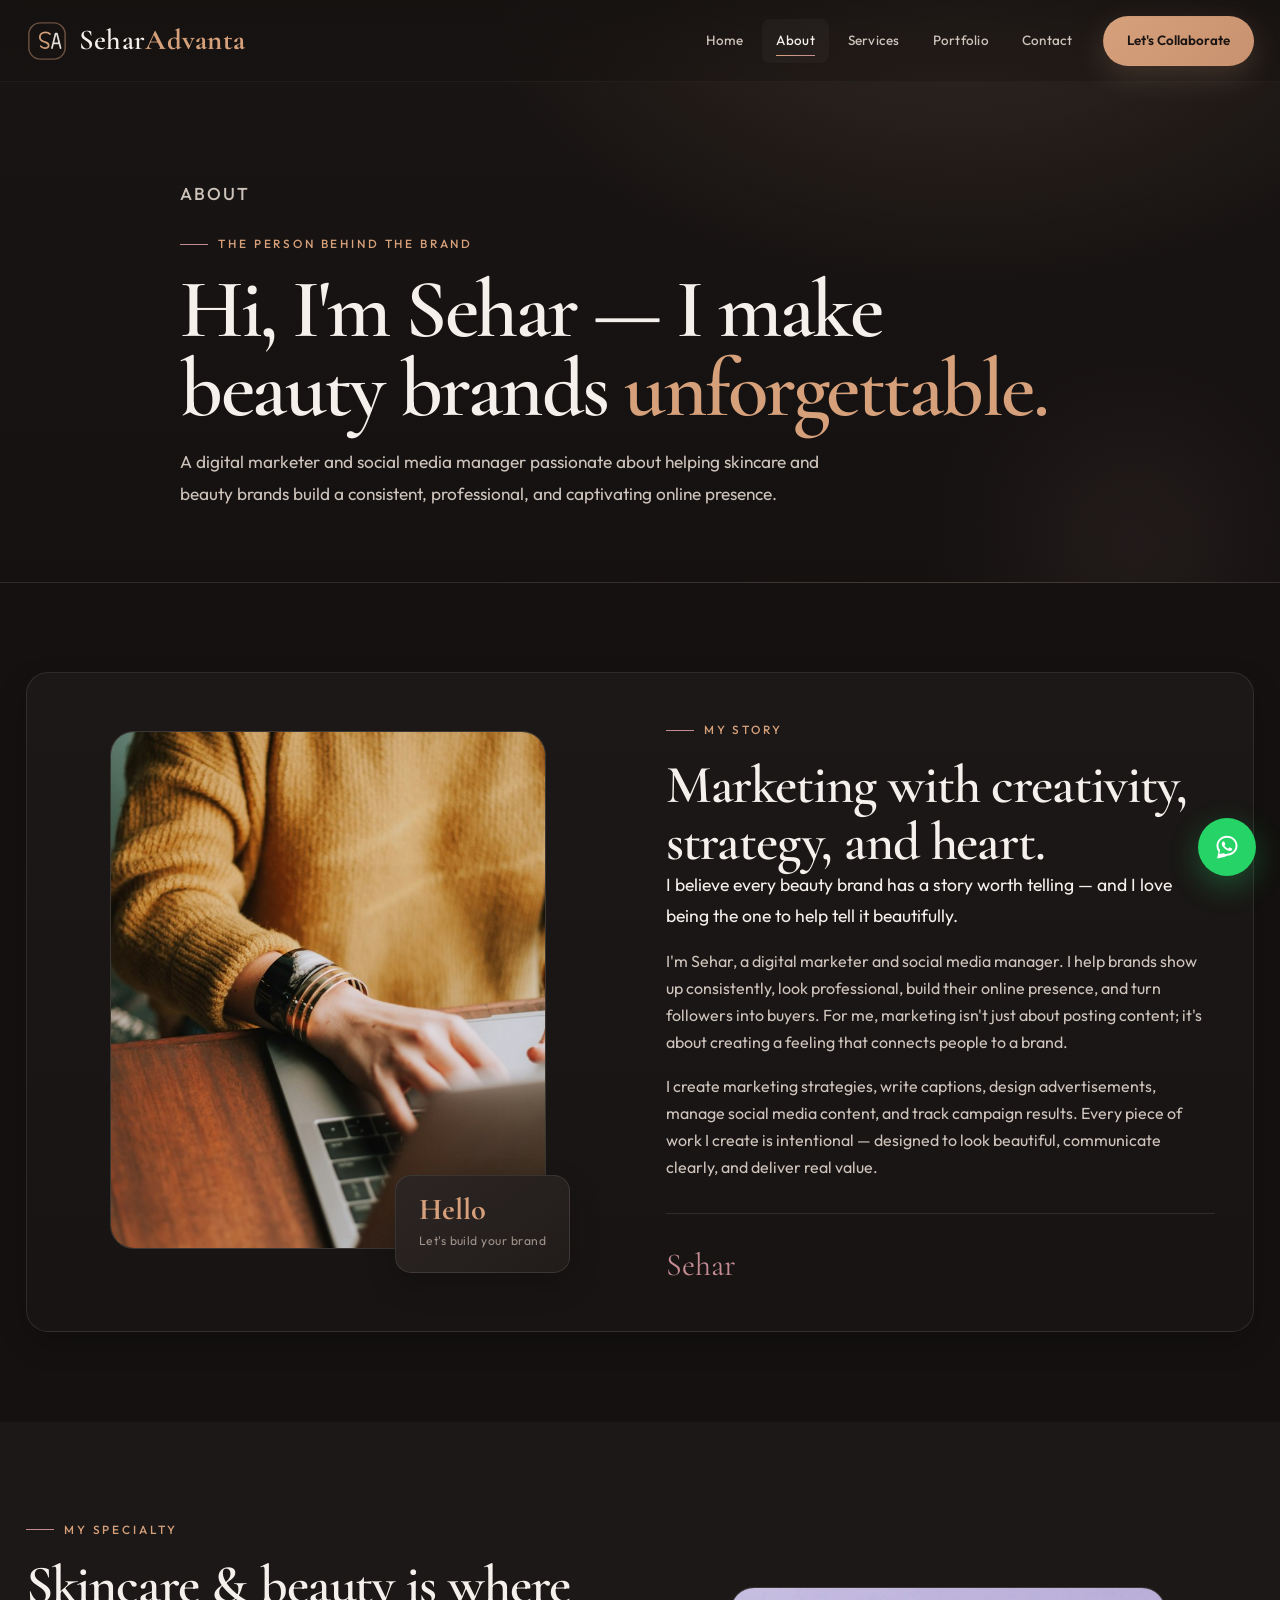
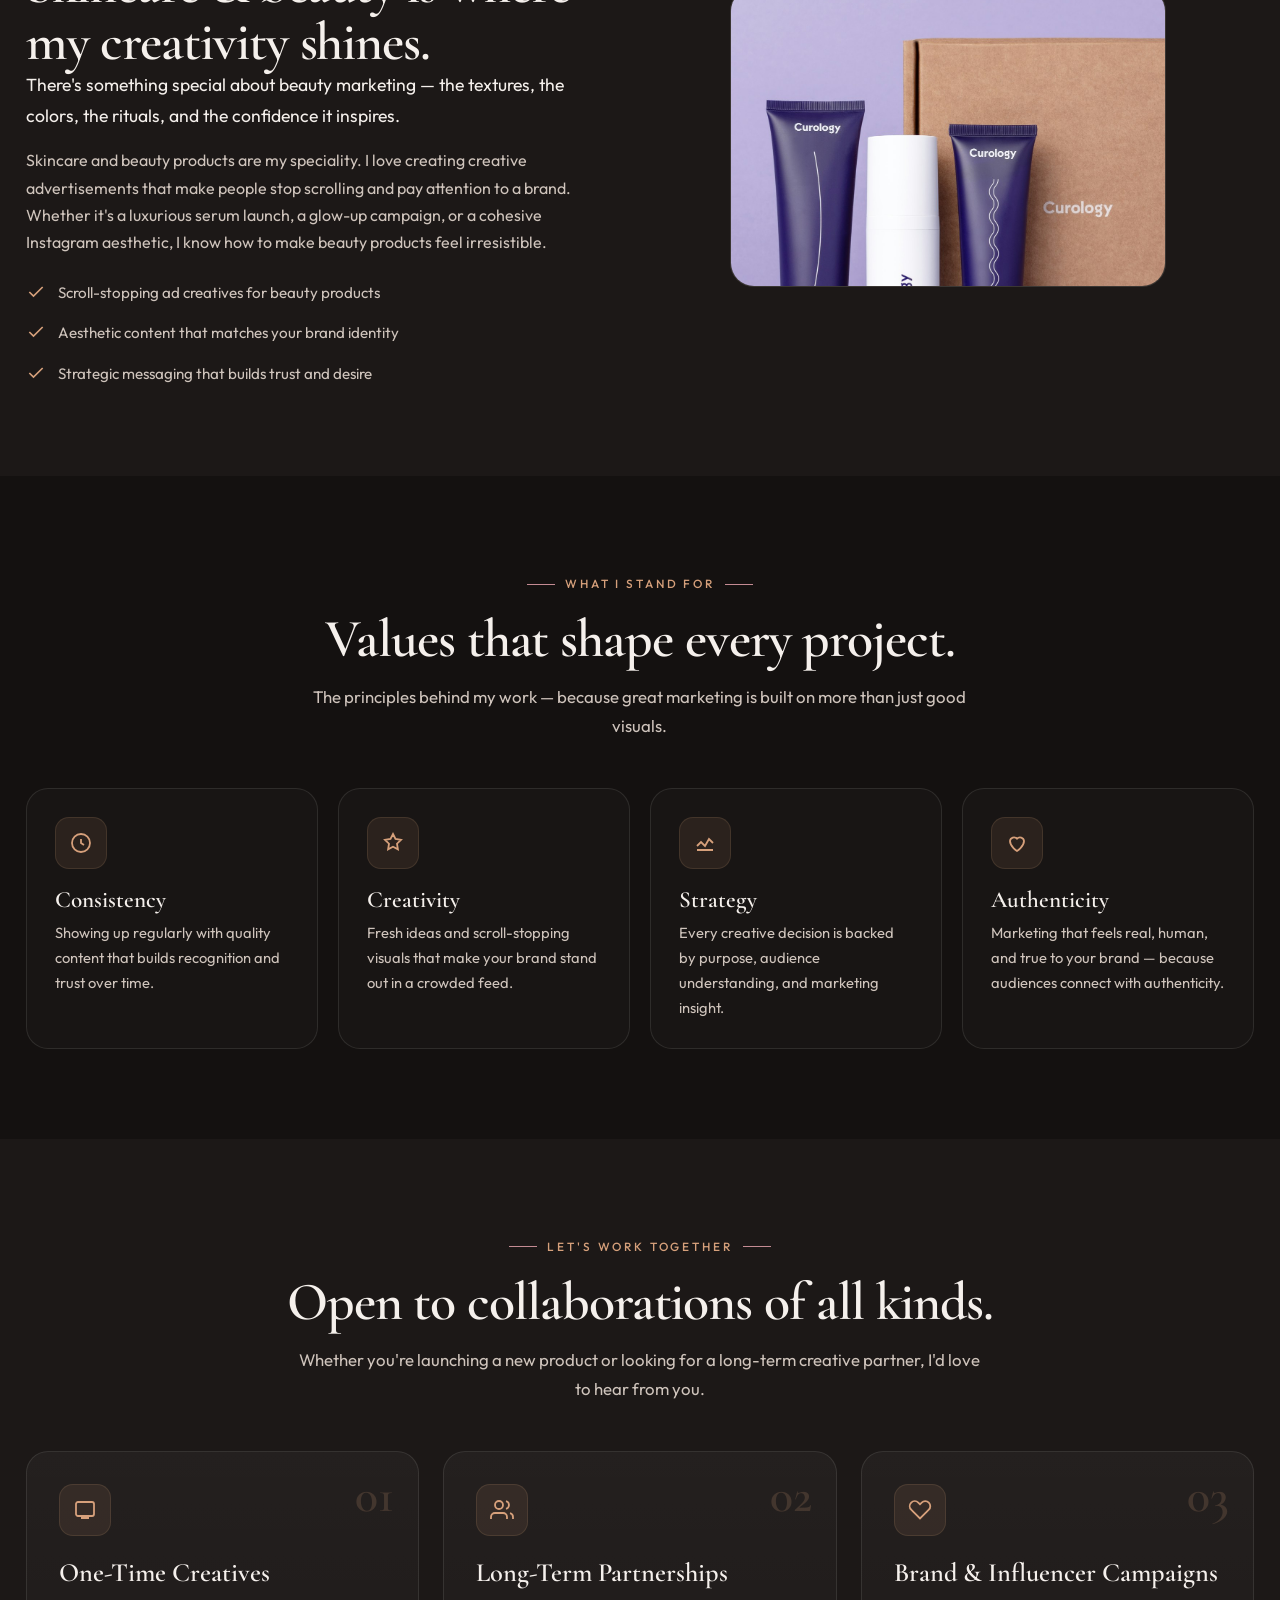
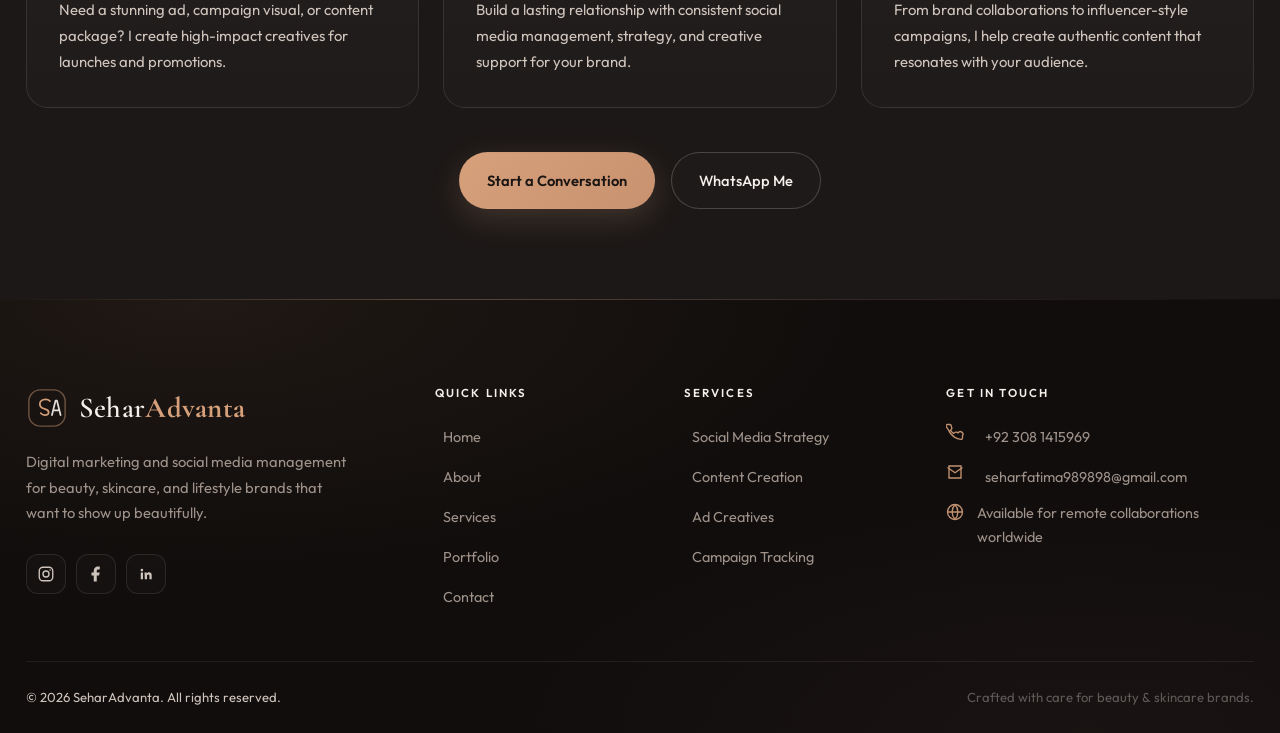
<file: about.html>
<!DOCTYPE html>
<html lang="en">
<head>
  <meta charset="UTF-8">
  <meta name="viewport" content="width=device-width, initial-scale=1.0">
  <meta name="description" content="Learn about Sehar - a digital marketer and social media manager specializing in skincare, beauty, content creation, and scroll-stopping ad creatives.">
  <title>About | SeharAdvanta</title>
  <link rel="preconnect" href="https://fonts.googleapis.com">
  <link rel="preconnect" href="https://fonts.gstatic.com" crossorigin>
  <link href="https://fonts.googleapis.com/css2?family=Cormorant+Garamond:ital,wght@0,500;0,600;0,700;1,500;1,600&family=Outfit:wght@300;400;500;600&display=swap" rel="stylesheet">
  <link rel="stylesheet" href="assets/css/style.css">
</head>
<body>
  <header class="site-header" id="site-header">
    <div class="container nav">
      <a href="index.html" class="brand" aria-label="SeharAdvanta home">
        <span class="brand-mark" aria-hidden="true"><svg viewBox="0 0 44 44" fill="none"><rect x="3" y="3" width="38" height="38" rx="12" stroke="rgba(214,160,123,0.45)" stroke-width="1.5"/><path d="M15.5 27.5c1 1.2 2.6 1.9 4.3 1.9 2.4 0 3.9-1.2 3.9-3 0-1.7-1-2.6-3.5-3.3l-1.2-.3c-3-.8-4.5-2.4-4.5-4.9 0-2.9 2.4-4.9 5.9-4.9 1.9 0 3.6.6 4.8 1.7" stroke="#D6A07B" stroke-width="1.8" stroke-linecap="round" stroke-linejoin="round"/><path d="M27.2 29.4L31 14.2h1.4l3.8 15.2M28.6 24.4h5.2" stroke="#F5F0EC" stroke-opacity="0.92" stroke-width="1.8" stroke-linecap="round" stroke-linejoin="round"/></svg></span>
        <span class="brand-name">Sehar<span>Advanta</span></span>
      </a>
      <button class="nav-toggle" aria-label="Open menu" aria-expanded="false" aria-controls="nav-links"><span></span><span></span><span></span></button>
      <nav class="nav-links" id="nav-links" aria-label="Primary navigation">
        <a href="index.html">Home</a><a href="about.html">About</a><a href="services.html">Services</a><a href="portfolio.html">Portfolio</a><a href="contact.html">Contact</a>
        <a href="https://wa.me/923081415969" class="btn btn-primary" target="_blank" rel="noopener noreferrer">Let's Collaborate</a>
      </nav>
    </div>
    <div class="nav-overlay" id="nav-overlay" aria-hidden="true"></div>
  </header>

  <main>
    <section class="page-hero">
      <div class="container page-hero-inner reveal">
        <p class="breadcrumb">About</p>
        <span class="eyebrow">The Person Behind the Brand</span>
        <h1>Hi, I'm Sehar — I make beauty brands <span class="text-brown">unforgettable.</span></h1>
        <p>A digital marketer and social media manager passionate about helping skincare and beauty brands build a consistent, professional, and captivating online presence.</p>
      </div>
    </section>

    <section class="section">
      <div class="container">
        <div class="surface-panel section-frame">
          <div class="grid-2">
            <div class="about-visual reveal">
              <div class="image-frame portrait">
                <img src="assets/images/about-portrait.jpg" alt="Sehar, digital marketer and social media manager, working in a bright creative space" width="800" height="1000">
              </div>
              <div class="about-badge"><strong>Hello</strong><span>Let's build your brand</span></div>
            </div>
            <div class="about-copy reveal delay-1">
              <span class="eyebrow">My Story</span>
              <h2>Marketing with creativity, strategy, and heart.</h2>
              <p class="lead">I believe every beauty brand has a story worth telling — and I love being the one to help tell it beautifully.</p>
              <p>I'm Sehar, a digital marketer and social media manager. I help brands show up consistently, look professional, build their online presence, and turn followers into buyers. For me, marketing isn't just about posting content; it's about creating a feeling that connects people to a brand.</p>
              <p>I create marketing strategies, write captions, design advertisements, manage social media content, and track campaign results. Every piece of work I create is intentional — designed to look beautiful, communicate clearly, and deliver real value.</p>
              <div class="signature">Sehar</div>
            </div>
          </div>
        </div>
      </div>
    </section>

    <section class="section bg-beige">
      <div class="container grid-2">
        <div class="about-copy reveal">
          <span class="eyebrow">My Specialty</span>
          <h2>Skincare &amp; beauty is where my creativity shines.</h2>
          <p class="lead">There's something special about beauty marketing — the textures, the colors, the rituals, and the confidence it inspires.</p>
          <p>Skincare and beauty products are my speciality. I love creating creative advertisements that make people stop scrolling and pay attention to a brand. Whether it's a luxurious serum launch, a glow-up campaign, or a cohesive Instagram aesthetic, I know how to make beauty products feel irresistible.</p>
          <ul class="detail-list">
            <li><svg viewBox="0 0 24 24" fill="none" stroke="currentColor" stroke-width="2"><path d="M20 6L9 17l-5-5"/></svg><span>Scroll-stopping ad creatives for beauty products</span></li>
            <li><svg viewBox="0 0 24 24" fill="none" stroke="currentColor" stroke-width="2"><path d="M20 6L9 17l-5-5"/></svg><span>Aesthetic content that matches your brand identity</span></li>
            <li><svg viewBox="0 0 24 24" fill="none" stroke="currentColor" stroke-width="2"><path d="M20 6L9 17l-5-5"/></svg><span>Strategic messaging that builds trust and desire</span></li>
          </ul>
        </div>
        <div class="about-visual reveal delay-1">
          <div class="image-frame landscape">
            <img src="assets/images/skincare-specialty.jpg" alt="Luxury skincare products styled for a beauty marketing campaign" loading="lazy" width="1200" height="900">
          </div>
        </div>
      </div>
    </section>

    <section class="section">
      <div class="container">
        <div class="section-heading center reveal">
          <span class="eyebrow">What I Stand For</span>
          <h2>Values that shape every project.</h2>
          <p>The principles behind my work — because great marketing is built on more than just good visuals.</p>
        </div>
        <div class="why-grid">
          <div class="value-card reveal"><div class="icon-circle" aria-hidden="true"><svg viewBox="0 0 24 24" fill="none" stroke="currentColor" stroke-width="1.8"><circle cx="12" cy="12" r="9"/><path d="M12 8v4l3 2"/></svg></div><h3>Consistency</h3><p>Showing up regularly with quality content that builds recognition and trust over time.</p></div>
          <div class="value-card reveal delay-1"><div class="icon-circle" aria-hidden="true"><svg viewBox="0 0 24 24" fill="none" stroke="currentColor" stroke-width="1.8"><path d="M12 3l2.5 5 5.5.8-4 3.9.9 5.6-4.9-2.6-4.9 2.6.9-5.6-4-3.9 5.5-.8z"/></svg></div><h3>Creativity</h3><p>Fresh ideas and scroll-stopping visuals that make your brand stand out in a crowded feed.</p></div>
          <div class="value-card reveal delay-2"><div class="icon-circle" aria-hidden="true"><svg viewBox="0 0 24 24" fill="none" stroke="currentColor" stroke-width="1.8"><path d="M4 19h16M4 15l4-4 4 4 4-7 4 4"/></svg></div><h3>Strategy</h3><p>Every creative decision is backed by purpose, audience understanding, and marketing insight.</p></div>
          <div class="value-card reveal delay-3"><div class="icon-circle" aria-hidden="true"><svg viewBox="0 0 24 24" fill="none" stroke="currentColor" stroke-width="1.8"><path d="M12 20s7-4.4 7-10a4 4 0 0 0-7-2.3A4 4 0 0 0 5 10c0 5.6 7 10 7 10z"/></svg></div><h3>Authenticity</h3><p>Marketing that feels real, human, and true to your brand — because audiences connect with authenticity.</p></div>
        </div>
      </div>
    </section>

    <section class="section bg-beige">
      <div class="container">
        <div class="section-heading center reveal">
          <span class="eyebrow">Let's Work Together</span>
          <h2>Open to collaborations of all kinds.</h2>
          <p>Whether you're launching a new product or looking for a long-term creative partner, I'd love to hear from you.</p>
        </div>
        <div class="services-grid">
          <article class="service-card reveal"><span class="service-num">01</span><div class="icon-circle" aria-hidden="true"><svg viewBox="0 0 24 24" fill="none" stroke="currentColor" stroke-width="1.8"><rect x="3" y="4" width="18" height="14" rx="2"/><path d="M8 20h8"/></svg></div><h3>One-Time Creatives</h3><p>Need a stunning ad, campaign visual, or content package? I create high-impact creatives for launches and promotions.</p></article>
          <article class="service-card reveal delay-1"><span class="service-num">02</span><div class="icon-circle" aria-hidden="true"><svg viewBox="0 0 24 24" fill="none" stroke="currentColor" stroke-width="1.8"><path d="M17 21v-2a4 4 0 0 0-4-4H5a4 4 0 0 0-4 4v2"/><circle cx="9" cy="7" r="4"/><path d="M23 21v-2a4 4 0 0 0-3-3.87M16 3.13a4 4 0 0 1 0 7.75"/></svg></div><h3>Long-Term Partnerships</h3><p>Build a lasting relationship with consistent social media management, strategy, and creative support for your brand.</p></article>
          <article class="service-card reveal delay-2"><span class="service-num">03</span><div class="icon-circle" aria-hidden="true"><svg viewBox="0 0 24 24" fill="none" stroke="currentColor" stroke-width="1.8"><path d="M20.8 4.6a5 5 0 0 0-7.1 0L12 6.3l-1.7-1.7a5 5 0 0 0-7.1 7.1l1.7 1.7L12 20.5l7.1-7.1 1.7-1.7a5 5 0 0 0 0-7.1z"/></svg></div><h3>Brand &amp; Influencer Campaigns</h3><p>From brand collaborations to influencer-style campaigns, I help create authentic content that resonates with your audience.</p></article>
        </div>
        <div class="center-actions reveal">
          <a href="contact.html" class="btn btn-primary">Start a Conversation</a>
          <a href="https://wa.me/923081415969" class="btn btn-outline" target="_blank" rel="noopener noreferrer">WhatsApp Me</a>
        </div>
      </div>
    </section>
  </main>

  <footer class="site-footer">
    <div class="container">
      <div class="footer-grid">
        <div class="footer-brand">
          <a href="index.html" class="brand" aria-label="SeharAdvanta home">
        <span class="brand-mark" aria-hidden="true"><svg viewBox="0 0 44 44" fill="none"><rect x="3" y="3" width="38" height="38" rx="12" stroke="rgba(214,160,123,0.45)" stroke-width="1.5"/><path d="M15.5 27.5c1 1.2 2.6 1.9 4.3 1.9 2.4 0 3.9-1.2 3.9-3 0-1.7-1-2.6-3.5-3.3l-1.2-.3c-3-.8-4.5-2.4-4.5-4.9 0-2.9 2.4-4.9 5.9-4.9 1.9 0 3.6.6 4.8 1.7" stroke="#D6A07B" stroke-width="1.8" stroke-linecap="round" stroke-linejoin="round"/><path d="M27.2 29.4L31 14.2h1.4l3.8 15.2M28.6 24.4h5.2" stroke="#F5F0EC" stroke-opacity="0.92" stroke-width="1.8" stroke-linecap="round" stroke-linejoin="round"/></svg></span>
        <span class="brand-name">Sehar<span>Advanta</span></span>
      </a>
          <p>Digital marketing and social media management for beauty, skincare, and lifestyle brands that want to show up beautifully.</p>
          <div class="footer-social">
            <a href="https://www.instagram.com/" target="_blank" rel="noopener noreferrer" aria-label="Instagram"><svg viewBox="0 0 24 24" fill="none" stroke="currentColor" stroke-width="1.8"><rect x="3" y="3" width="18" height="18" rx="5"/><circle cx="12" cy="12" r="4"/><circle cx="17.5" cy="6.5" r="1" fill="currentColor" stroke="none"/></svg></a>
            <a href="https://www.facebook.com/" target="_blank" rel="noopener noreferrer" aria-label="Facebook"><svg viewBox="0 0 24 24" fill="currentColor"><path d="M13 22v-8h3l1-4h-4V7.5A1.5 1.5 0 0 1 14.5 6H17V2h-2.5A5.5 5.5 0 0 0 9 7.5V10H6v4h3v8h4z"/></svg></a>
            <a href="https://www.linkedin.com/" target="_blank" rel="noopener noreferrer" aria-label="LinkedIn"><svg viewBox="0 0 24 24" fill="currentColor"><path d="M6.5 8.5a1.75 1.75 0 1 1 0-3.5 1.75 1.75 0 0 1 0 3.5zM5 10h3v9H5zm5 0h2.9v1.3h.1c.4-.8 1.4-1.6 2.9-1.6 3.1 0 3.7 2 3.7 4.7V19h-3v-4.1c0-1-.1-2.3-1.5-2.3s-1.7 1.1-1.7 2.2V19h-3z"/></svg></a>
          </div>
        </div>
        <div class="footer-col"><h4>Quick Links</h4><ul><li><a href="index.html">Home</a></li><li><a href="about.html">About</a></li><li><a href="services.html">Services</a></li><li><a href="portfolio.html">Portfolio</a></li><li><a href="contact.html">Contact</a></li></ul></div>
        <div class="footer-col"><h4>Services</h4><ul><li><a href="services.html">Social Media Strategy</a></li><li><a href="services.html">Content Creation</a></li><li><a href="services.html">Ad Creatives</a></li><li><a href="services.html">Campaign Tracking</a></li></ul></div>
        <div class="footer-col"><h4>Get In Touch</h4><ul>
          <li class="footer-contact-item"><svg viewBox="0 0 24 24" fill="none" stroke="currentColor" stroke-width="1.8"><path d="M22 16.9v3a2 2 0 0 1-2.2 2 19.8 19.8 0 0 1-8.6-3.1A19.5 19.5 0 0 1 3.1 8.8 19.8 19.8 0 0 1 .1 4.2 2 2 0 0 1 2 2h3a2 2 0 0 1 2 1.7c.1.9.4 1.7.7 2.5a2 2 0 0 1-.5 2.1L6 9.9a16 16 0 0 0 4.1 4.1l1.6-1.2a2 2 0 0 1 2.1-.5c.8.3 1.6.6 2.5.7A2 2 0 0 1 22 16.9z"/></svg><span><a href="https://wa.me/923081415969" target="_blank" rel="noopener noreferrer">+92 308 1415969</a></span></li>
          <li class="footer-contact-item"><svg viewBox="0 0 24 24" fill="none" stroke="currentColor" stroke-width="1.8"><path d="M4 4h16v16H4z"/><path d="M22 6l-10 7L2 6"/></svg><span><a href="mailto:seharfatima989898@gmail.com">seharfatima989898@gmail.com</a></span></li>
          <li class="footer-contact-item"><svg viewBox="0 0 24 24" fill="none" stroke="currentColor" stroke-width="1.8"><circle cx="12" cy="12" r="10"/><path d="M2 12h20M12 2a15 15 0 0 1 0 20M12 2a15 15 0 0 0 0 20"/></svg><span>Available for remote collaborations worldwide</span></li>
        </ul></div>
      </div>
      <div class="footer-bottom"><p>&copy; 2026 SeharAdvanta. All rights reserved.</p><p>Crafted with care for beauty &amp; skincare brands.</p></div>
    </div>
  </footer>

  <a href="https://wa.me/923081415969" class="whatsapp-float" target="_blank" rel="noopener noreferrer" aria-label="Chat with me on WhatsApp"><svg viewBox="0 0 32 32" aria-hidden="true"><path d="M16 3C9.373 3 4 8.149 4 14.5c0 2.52.83 4.85 2.236 6.76L4.75 29l7.978-1.452A12.33 12.33 0 0 0 16 26c6.627 0 12-5.149 12-11.5S22.627 3 16 3zm0 21.1c-1.15 0-2.28-.194-3.355-.575l-.74-.263-4.733.862.906-4.47-.304-.45A8.88 8.88 0 0 1 6.2 14.5c0-4.962 4.397-9 9.8-9s9.8 4.038 9.8 9-4.397 9-9.8 9zm5.377-6.716c-.295-.143-1.745-.837-2.015-.933-.27-.095-.467-.143-.663.144-.197.287-.762.933-.934 1.125-.172.19-.344.215-.639.072-.295-.144-1.245-.446-2.372-1.421-.877-.76-1.469-1.699-1.641-1.986-.172-.287-.018-.442.13-.585.132-.128.295-.335.442-.502.148-.168.197-.287.295-.478.098-.191.05-.359-.024-.502-.074-.144-.663-1.554-.909-2.128-.24-.559-.484-.483-.663-.492l-.565-.01c-.197 0-.516.072-.787.359-.27.287-1.033.98-1.033 2.39 0 1.41 1.058 2.772 1.205 2.964.148.191 2.082 3.09 5.045 4.333.705.296 1.255.472 1.684.604.708.219 1.352.188 1.861.114.568-.082 1.745-.693 1.991-1.362.246-.669.246-1.243.172-1.362-.074-.12-.27-.191-.565-.335z"/></svg><span class="whatsapp-tooltip">Chat with me on WhatsApp</span></a>
  <button class="back-to-top" aria-label="Back to top"><svg viewBox="0 0 24 24" fill="none" stroke="currentColor" stroke-width="2"><path d="M18 15l-6-6-6 6"/></svg></button>
  <script src="assets/js/main.js"></script>
</body>
</html>
</file>
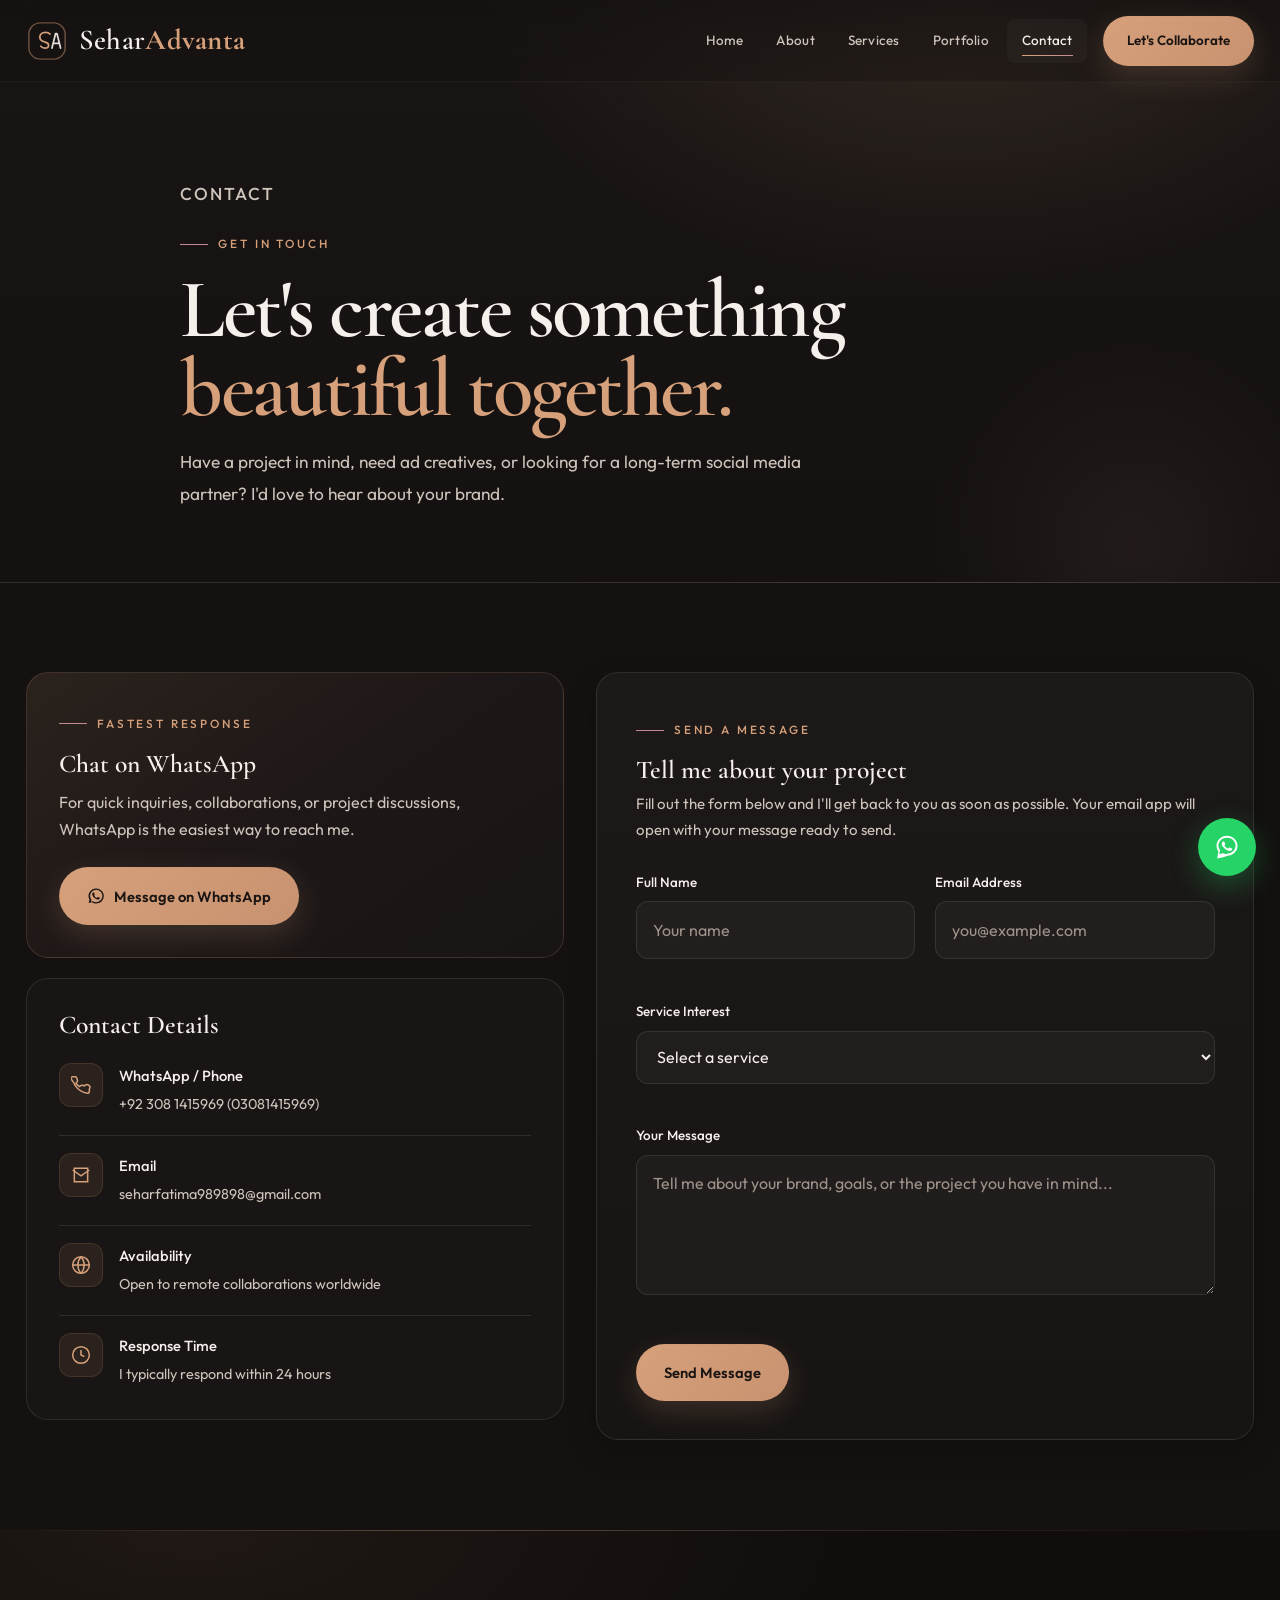
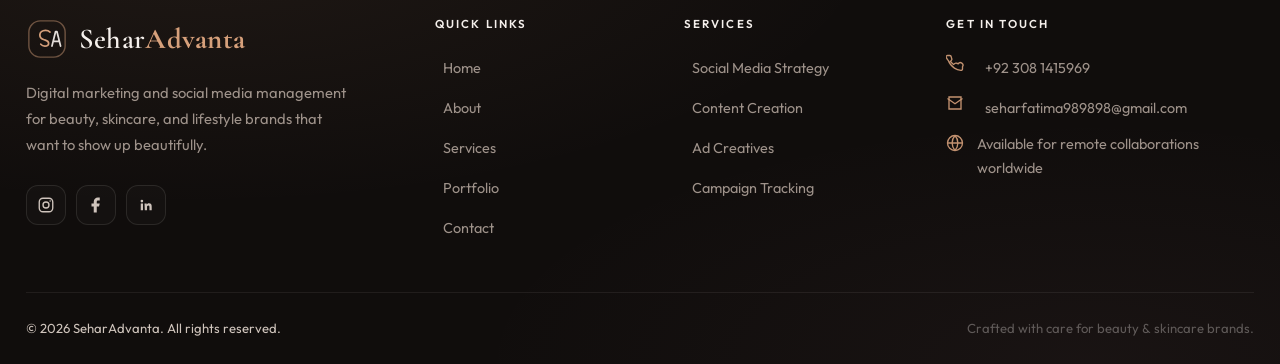
<file: contact.html>
<!DOCTYPE html>
<html lang="en">
<head>
  <meta charset="UTF-8">
  <meta name="viewport" content="width=device-width, initial-scale=1.0">
  <meta name="description" content="Contact SeharAdvanta for digital marketing, social media management, ad creatives, and beauty brand collaborations. Reach out via WhatsApp or the contact form.">
  <title>Contact | SeharAdvanta</title>
  <link rel="preconnect" href="https://fonts.googleapis.com">
  <link rel="preconnect" href="https://fonts.gstatic.com" crossorigin>
  <link href="https://fonts.googleapis.com/css2?family=Cormorant+Garamond:ital,wght@0,500;0,600;0,700;1,500;1,600&family=Outfit:wght@300;400;500;600&display=swap" rel="stylesheet">
  <link rel="stylesheet" href="assets/css/style.css">
</head>
<body>
  <header class="site-header" id="site-header">
    <div class="container nav">
      <a href="index.html" class="brand" aria-label="SeharAdvanta home">
        <span class="brand-mark" aria-hidden="true"><svg viewBox="0 0 44 44" fill="none"><rect x="3" y="3" width="38" height="38" rx="12" stroke="rgba(214,160,123,0.45)" stroke-width="1.5"/><path d="M15.5 27.5c1 1.2 2.6 1.9 4.3 1.9 2.4 0 3.9-1.2 3.9-3 0-1.7-1-2.6-3.5-3.3l-1.2-.3c-3-.8-4.5-2.4-4.5-4.9 0-2.9 2.4-4.9 5.9-4.9 1.9 0 3.6.6 4.8 1.7" stroke="#D6A07B" stroke-width="1.8" stroke-linecap="round" stroke-linejoin="round"/><path d="M27.2 29.4L31 14.2h1.4l3.8 15.2M28.6 24.4h5.2" stroke="#F5F0EC" stroke-opacity="0.92" stroke-width="1.8" stroke-linecap="round" stroke-linejoin="round"/></svg></span>
        <span class="brand-name">Sehar<span>Advanta</span></span>
      </a>
      <button class="nav-toggle" aria-label="Open menu" aria-expanded="false" aria-controls="nav-links"><span></span><span></span><span></span></button>
      <nav class="nav-links" id="nav-links" aria-label="Primary navigation">
        <a href="index.html">Home</a><a href="about.html">About</a><a href="services.html">Services</a><a href="portfolio.html">Portfolio</a><a href="contact.html">Contact</a>
        <a href="https://wa.me/923081415969" class="btn btn-primary" target="_blank" rel="noopener noreferrer">Let's Collaborate</a>
      </nav>
    </div>
    <div class="nav-overlay" id="nav-overlay" aria-hidden="true"></div>
  </header>

  <main>
    <section class="page-hero">
      <div class="container page-hero-inner reveal">
        <p class="breadcrumb">Contact</p>
        <span class="eyebrow">Get In Touch</span>
        <h1>Let's create something <span class="text-brown">beautiful together.</span></h1>
        <p>Have a project in mind, need ad creatives, or looking for a long-term social media partner? I'd love to hear about your brand.</p>
      </div>
    </section>

    <section class="section">
      <div class="container contact-grid">
        <div class="reveal">
          <div class="contact-card whatsapp-card">
            <span class="eyebrow">Fastest Response</span>
            <h3>Chat on WhatsApp</h3>
            <p>For quick inquiries, collaborations, or project discussions, WhatsApp is the easiest way to reach me.</p>
            <a href="https://wa.me/923081415969" class="btn btn-primary" target="_blank" rel="noopener noreferrer">
              <svg viewBox="0 0 24 24" fill="currentColor" aria-hidden="true" width="18" height="18"><path d="M12 2a10 10 0 0 0-8.66 15l-1.2 4.37 4.49-1.18A10 10 0 1 0 12 2zm0 18.2c-1.37 0-2.7-.36-3.87-1.03l-.28-.16-2.66.7.71-2.59-.18-.29A8.2 8.2 0 1 1 12 20.2zm4.5-6.14c-.25-.12-1.46-.72-1.69-.8-.23-.08-.39-.12-.56.12-.16.25-.64.8-.78.96-.15.17-.29.19-.54.07-.24-.13-1.04-.38-1.98-1.22-.73-.65-1.22-1.46-1.37-1.7-.14-.25-.01-.38.11-.5.11-.11.25-.29.37-.43.12-.15.16-.25.25-.41.08-.17.04-.31-.02-.43-.06-.13-.56-1.34-.76-1.83-.2-.48-.41-.41-.56-.42h-.47c-.16 0-.43.06-.66.31-.22.25-.86.84-.86 2.05s.88 2.38 1 2.55c.13.16 1.74 2.66 4.22 3.73.59.25 1.05.4 1.41.52.59.19 1.13.16 1.56.1.47-.07 1.46-.6 1.66-1.17.21-.58.21-1.07.15-1.17-.06-.11-.23-.17-.47-.29z"/></svg>
              Message on WhatsApp
            </a>
          </div>

          <div class="contact-card">
            <h3>Contact Details</h3>
            <div class="contact-detail">
              <div class="icon-circle" aria-hidden="true"><svg viewBox="0 0 24 24" fill="none" stroke="currentColor" stroke-width="1.8"><path d="M22 16.9v3a2 2 0 0 1-2.2 2 19.8 19.8 0 0 1-8.6-3.1A19.5 19.5 0 0 1 3.1 8.8 19.8 19.8 0 0 1 .1 4.2 2 2 0 0 1 2 2h3a2 2 0 0 1 2 1.7c.1.9.4 1.7.7 2.5a2 2 0 0 1-.5 2.1L6 9.9a16 16 0 0 0 4.1 4.1l1.6-1.2a2 2 0 0 1 2.1-.5c.8.3 1.6.6 2.5.7A2 2 0 0 1 22 16.9z"/></svg></div>
              <div><strong>WhatsApp / Phone</strong><span><a href="https://wa.me/923081415969" target="_blank" rel="noopener noreferrer">+92 308 1415969</a> (03081415969)</span></div>
            </div>
            <div class="contact-detail">
              <div class="icon-circle" aria-hidden="true"><svg viewBox="0 0 24 24" fill="none" stroke="currentColor" stroke-width="1.8"><path d="M4 4h16v16H4z"/><path d="M22 6l-10 7L2 6"/></svg></div>
              <div><strong>Email</strong><span><a href="mailto:seharfatima989898@gmail.com">seharfatima989898@gmail.com</a></span></div>
            </div>
            <div class="contact-detail">
              <div class="icon-circle" aria-hidden="true"><svg viewBox="0 0 24 24" fill="none" stroke="currentColor" stroke-width="1.8"><circle cx="12" cy="12" r="10"/><path d="M2 12h20M12 2a15 15 0 0 1 0 20M12 2a15 15 0 0 0 0 20"/></svg></div>
              <div><strong>Availability</strong><span>Open to remote collaborations worldwide</span></div>
            </div>
            <div class="contact-detail">
              <div class="icon-circle" aria-hidden="true"><svg viewBox="0 0 24 24" fill="none" stroke="currentColor" stroke-width="1.8"><circle cx="12" cy="12" r="10"/><path d="M12 6v6l4 2"/></svg></div>
              <div><strong>Response Time</strong><span>I typically respond within 24 hours</span></div>
            </div>
          </div>
        </div>

        <div class="form-card reveal delay-1">
          <span class="eyebrow">Send a Message</span>
          <h3>Tell me about your project</h3>
          <p>Fill out the form below and I'll get back to you as soon as possible. Your email app will open with your message ready to send.</p>

          <div id="form-feedback" class="form-feedback" hidden></div>

          <form id="contact-form" novalidate>
            <div class="form-row">
              <div class="field">
                <label for="name">Full Name</label>
                <input type="text" id="name" name="name" autocomplete="name" placeholder="Your name" required>
                <span class="field-error" id="err-name" aria-live="polite"></span>
              </div>
              <div class="field">
                <label for="email">Email Address</label>
                <input type="email" id="email" name="email" autocomplete="email" placeholder="you@example.com" required>
                <span class="field-error" id="err-email" aria-live="polite"></span>
              </div>
            </div>
            <div class="field">
              <label for="service">Service Interest</label>
              <select id="service" name="service" required>
                <option value="">Select a service</option>
                <option value="Social Media Strategy">Social Media Strategy</option>
                <option value="Content Creation & Captions">Content Creation &amp; Captions</option>
                <option value="Ad Creative Design">Ad Creative Design</option>
                <option value="Social Media Management">Social Media Management</option>
                <option value="Campaign Tracking & Reporting">Campaign Tracking &amp; Reporting</option>
                <option value="Brand / Influencer Collaboration">Brand / Influencer Collaboration</option>
                <option value="Other">Other</option>
              </select>
              <span class="field-error" id="err-service" aria-live="polite"></span>
            </div>
            <div class="field">
              <label for="message">Your Message</label>
              <textarea id="message" name="message" placeholder="Tell me about your brand, goals, or the project you have in mind..." required></textarea>
              <span class="field-error" id="err-message" aria-live="polite"></span>
            </div>
            <button type="submit" class="btn btn-primary">Send Message</button>
          </form>
        </div>
      </div>
    </section>
  </main>

  <footer class="site-footer">
    <div class="container">
      <div class="footer-grid">
        <div class="footer-brand">
          <a href="index.html" class="brand" aria-label="SeharAdvanta home">
        <span class="brand-mark" aria-hidden="true"><svg viewBox="0 0 44 44" fill="none"><rect x="3" y="3" width="38" height="38" rx="12" stroke="rgba(214,160,123,0.45)" stroke-width="1.5"/><path d="M15.5 27.5c1 1.2 2.6 1.9 4.3 1.9 2.4 0 3.9-1.2 3.9-3 0-1.7-1-2.6-3.5-3.3l-1.2-.3c-3-.8-4.5-2.4-4.5-4.9 0-2.9 2.4-4.9 5.9-4.9 1.9 0 3.6.6 4.8 1.7" stroke="#D6A07B" stroke-width="1.8" stroke-linecap="round" stroke-linejoin="round"/><path d="M27.2 29.4L31 14.2h1.4l3.8 15.2M28.6 24.4h5.2" stroke="#F5F0EC" stroke-opacity="0.92" stroke-width="1.8" stroke-linecap="round" stroke-linejoin="round"/></svg></span>
        <span class="brand-name">Sehar<span>Advanta</span></span>
      </a>
          <p>Digital marketing and social media management for beauty, skincare, and lifestyle brands that want to show up beautifully.</p>
          <div class="footer-social">
            <a href="https://www.instagram.com/" target="_blank" rel="noopener noreferrer" aria-label="Instagram"><svg viewBox="0 0 24 24" fill="none" stroke="currentColor" stroke-width="1.8"><rect x="3" y="3" width="18" height="18" rx="5"/><circle cx="12" cy="12" r="4"/><circle cx="17.5" cy="6.5" r="1" fill="currentColor" stroke="none"/></svg></a>
            <a href="https://www.facebook.com/" target="_blank" rel="noopener noreferrer" aria-label="Facebook"><svg viewBox="0 0 24 24" fill="currentColor"><path d="M13 22v-8h3l1-4h-4V7.5A1.5 1.5 0 0 1 14.5 6H17V2h-2.5A5.5 5.5 0 0 0 9 7.5V10H6v4h3v8h4z"/></svg></a>
            <a href="https://www.linkedin.com/" target="_blank" rel="noopener noreferrer" aria-label="LinkedIn"><svg viewBox="0 0 24 24" fill="currentColor"><path d="M6.5 8.5a1.75 1.75 0 1 1 0-3.5 1.75 1.75 0 0 1 0 3.5zM5 10h3v9H5zm5 0h2.9v1.3h.1c.4-.8 1.4-1.6 2.9-1.6 3.1 0 3.7 2 3.7 4.7V19h-3v-4.1c0-1-.1-2.3-1.5-2.3s-1.7 1.1-1.7 2.2V19h-3z"/></svg></a>
          </div>
        </div>
        <div class="footer-col"><h4>Quick Links</h4><ul><li><a href="index.html">Home</a></li><li><a href="about.html">About</a></li><li><a href="services.html">Services</a></li><li><a href="portfolio.html">Portfolio</a></li><li><a href="contact.html">Contact</a></li></ul></div>
        <div class="footer-col"><h4>Services</h4><ul><li><a href="services.html">Social Media Strategy</a></li><li><a href="services.html">Content Creation</a></li><li><a href="services.html">Ad Creatives</a></li><li><a href="services.html">Campaign Tracking</a></li></ul></div>
        <div class="footer-col"><h4>Get In Touch</h4><ul>
          <li class="footer-contact-item"><svg viewBox="0 0 24 24" fill="none" stroke="currentColor" stroke-width="1.8"><path d="M22 16.9v3a2 2 0 0 1-2.2 2 19.8 19.8 0 0 1-8.6-3.1A19.5 19.5 0 0 1 3.1 8.8 19.8 19.8 0 0 1 .1 4.2 2 2 0 0 1 2 2h3a2 2 0 0 1 2 1.7c.1.9.4 1.7.7 2.5a2 2 0 0 1-.5 2.1L6 9.9a16 16 0 0 0 4.1 4.1l1.6-1.2a2 2 0 0 1 2.1-.5c.8.3 1.6.6 2.5.7A2 2 0 0 1 22 16.9z"/></svg><span><a href="https://wa.me/923081415969" target="_blank" rel="noopener noreferrer">+92 308 1415969</a></span></li>
          <li class="footer-contact-item"><svg viewBox="0 0 24 24" fill="none" stroke="currentColor" stroke-width="1.8"><path d="M4 4h16v16H4z"/><path d="M22 6l-10 7L2 6"/></svg><span><a href="mailto:seharfatima989898@gmail.com">seharfatima989898@gmail.com</a></span></li>
          <li class="footer-contact-item"><svg viewBox="0 0 24 24" fill="none" stroke="currentColor" stroke-width="1.8"><circle cx="12" cy="12" r="10"/><path d="M2 12h20M12 2a15 15 0 0 1 0 20M12 2a15 15 0 0 0 0 20"/></svg><span>Available for remote collaborations worldwide</span></li>
        </ul></div>
      </div>
      <div class="footer-bottom"><p>&copy; 2026 SeharAdvanta. All rights reserved.</p><p>Crafted with care for beauty &amp; skincare brands.</p></div>
    </div>
  </footer>

  <a href="https://wa.me/923081415969" class="whatsapp-float" target="_blank" rel="noopener noreferrer" aria-label="Chat with me on WhatsApp"><svg viewBox="0 0 32 32" aria-hidden="true"><path d="M16 3C9.373 3 4 8.149 4 14.5c0 2.52.83 4.85 2.236 6.76L4.75 29l7.978-1.452A12.33 12.33 0 0 0 16 26c6.627 0 12-5.149 12-11.5S22.627 3 16 3zm0 21.1c-1.15 0-2.28-.194-3.355-.575l-.74-.263-4.733.862.906-4.47-.304-.45A8.88 8.88 0 0 1 6.2 14.5c0-4.962 4.397-9 9.8-9s9.8 4.038 9.8 9-4.397 9-9.8 9zm5.377-6.716c-.295-.143-1.745-.837-2.015-.933-.27-.095-.467-.143-.663.144-.197.287-.762.933-.934 1.125-.172.19-.344.215-.639.072-.295-.144-1.245-.446-2.372-1.421-.877-.76-1.469-1.699-1.641-1.986-.172-.287-.018-.442.13-.585.132-.128.295-.335.442-.502.148-.168.197-.287.295-.478.098-.191.05-.359-.024-.502-.074-.144-.663-1.554-.909-2.128-.24-.559-.484-.483-.663-.492l-.565-.01c-.197 0-.516.072-.787.359-.27.287-1.033.98-1.033 2.39 0 1.41 1.058 2.772 1.205 2.964.148.191 2.082 3.09 5.045 4.333.705.296 1.255.472 1.684.604.708.219 1.352.188 1.861.114.568-.082 1.745-.693 1.991-1.362.246-.669.246-1.243.172-1.362-.074-.12-.27-.191-.565-.335z"/></svg><span class="whatsapp-tooltip">Chat with me on WhatsApp</span></a>
  <button class="back-to-top" aria-label="Back to top"><svg viewBox="0 0 24 24" fill="none" stroke="currentColor" stroke-width="2"><path d="M18 15l-6-6-6 6"/></svg></button>
  <script src="assets/js/main.js"></script>
</body>
</html>
</file>
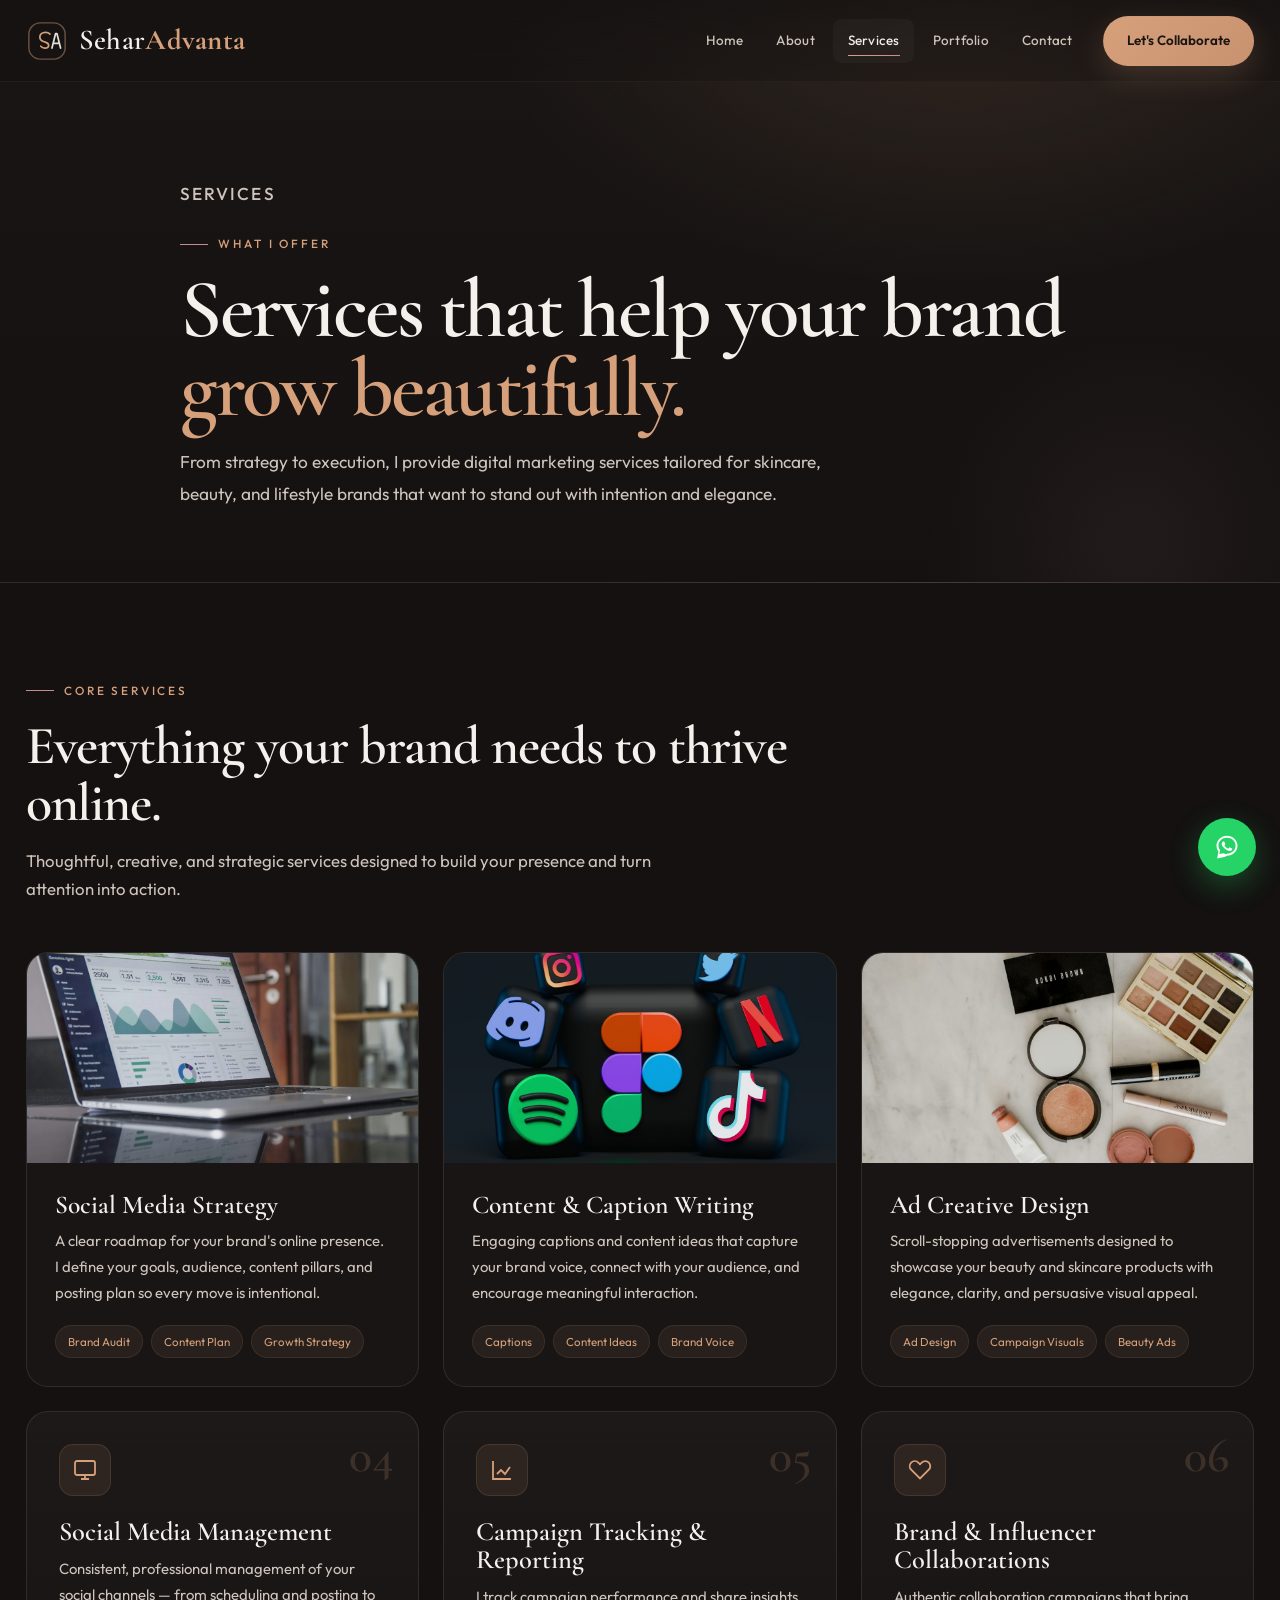
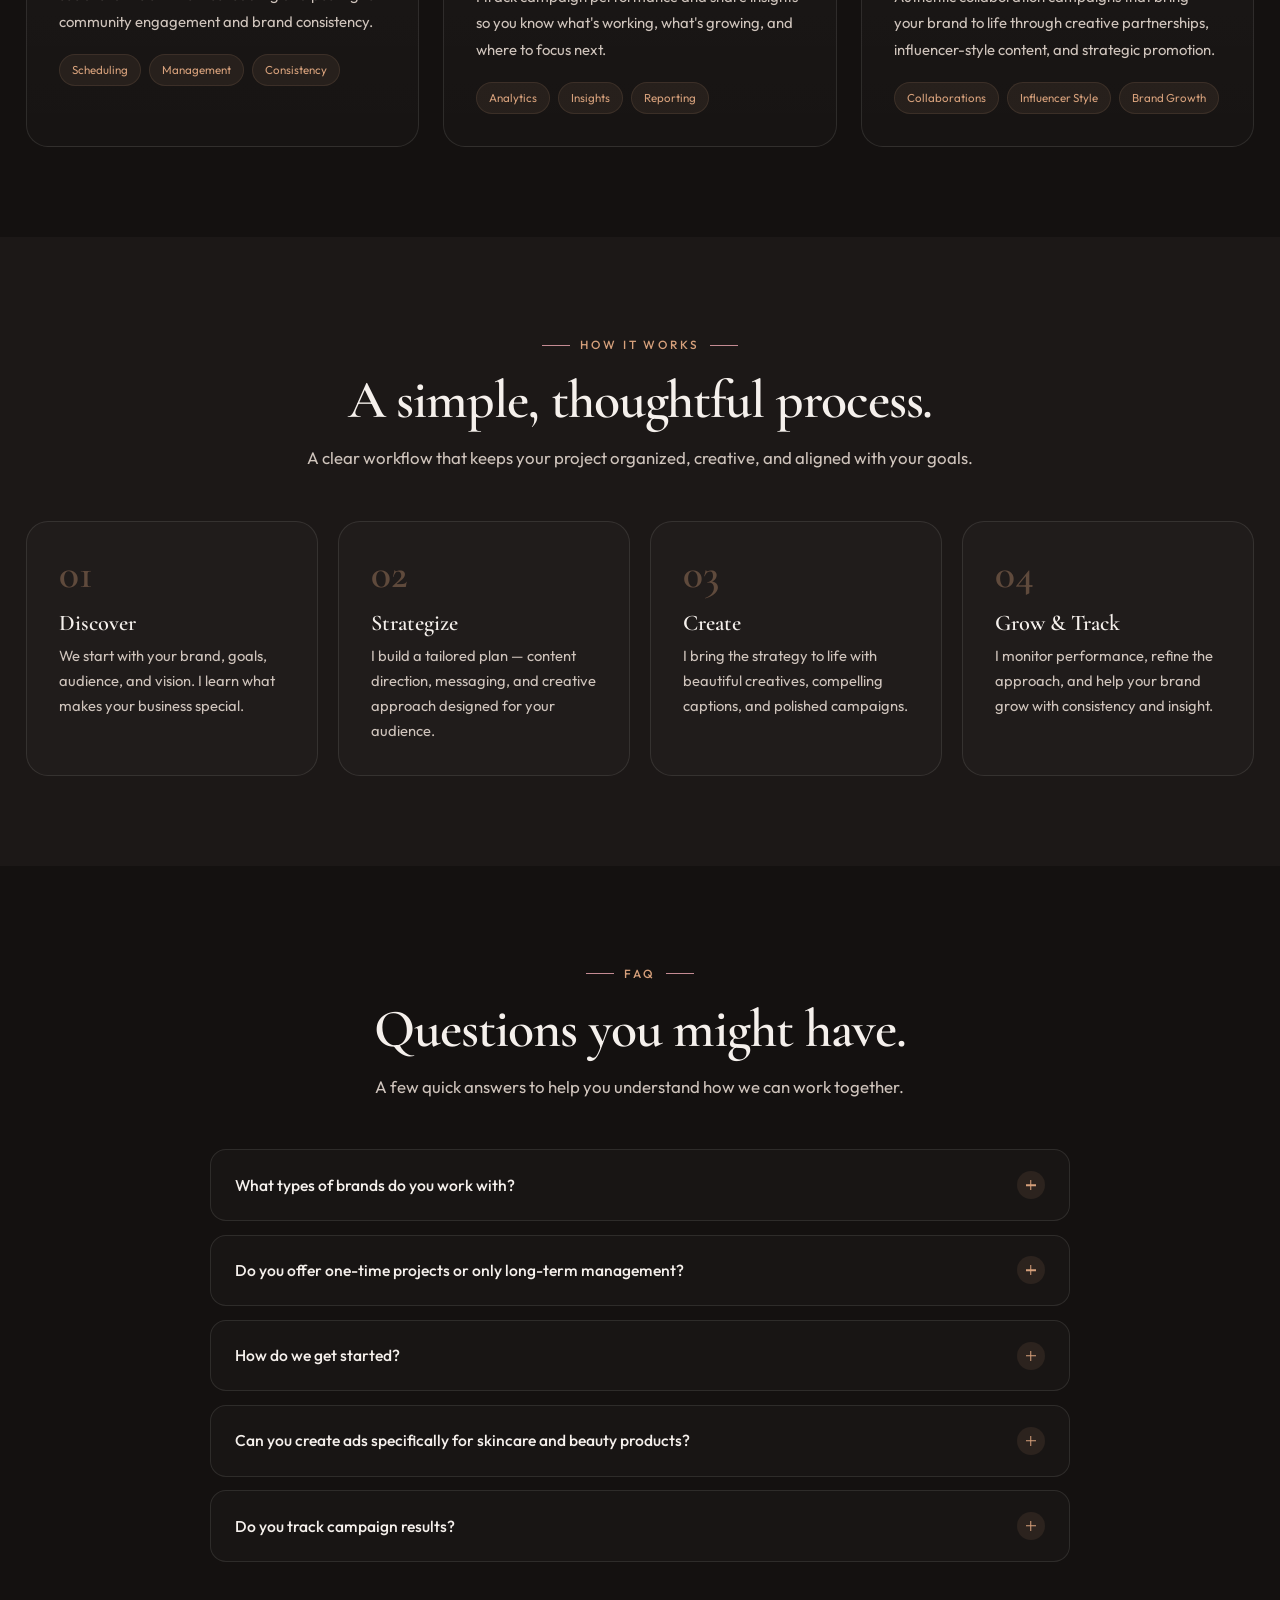
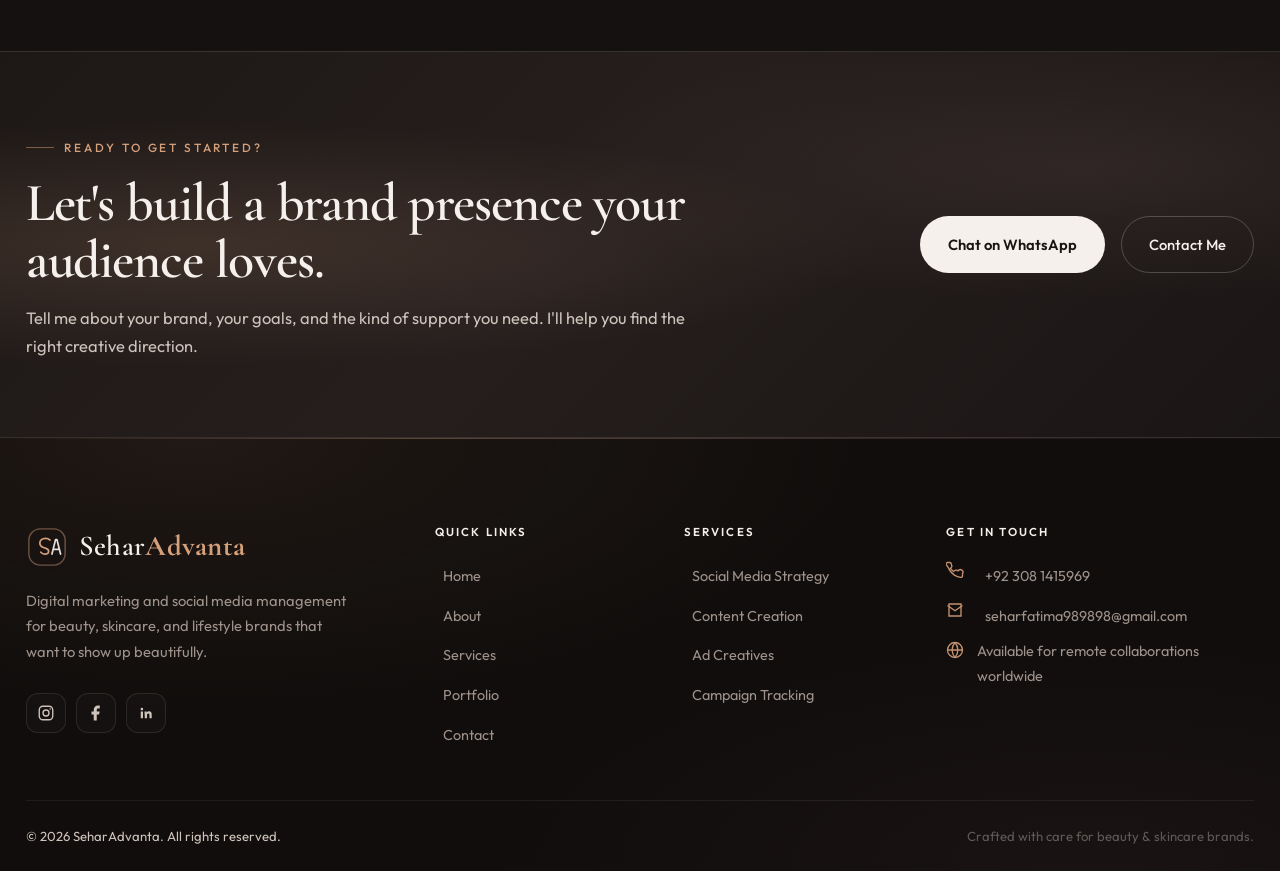
<file: services.html>
<!DOCTYPE html>
<html lang="en">
<head>
  <meta charset="UTF-8">
  <meta name="viewport" content="width=device-width, initial-scale=1.0">
  <meta name="description" content="Explore SeharAdvanta's digital marketing services - social media strategy, content creation, ad creatives, social media management, and campaign tracking for beauty brands.">
  <title>Services | SeharAdvanta</title>
  <link rel="preconnect" href="https://fonts.googleapis.com">
  <link rel="preconnect" href="https://fonts.gstatic.com" crossorigin>
  <link href="https://fonts.googleapis.com/css2?family=Cormorant+Garamond:ital,wght@0,500;0,600;0,700;1,500;1,600&family=Outfit:wght@300;400;500;600&display=swap" rel="stylesheet">
  <link rel="stylesheet" href="assets/css/style.css">
</head>
<body>
  <header class="site-header" id="site-header">
    <div class="container nav">
      <a href="index.html" class="brand" aria-label="SeharAdvanta home">
        <span class="brand-mark" aria-hidden="true"><svg viewBox="0 0 44 44" fill="none"><rect x="3" y="3" width="38" height="38" rx="12" stroke="rgba(214,160,123,0.45)" stroke-width="1.5"/><path d="M15.5 27.5c1 1.2 2.6 1.9 4.3 1.9 2.4 0 3.9-1.2 3.9-3 0-1.7-1-2.6-3.5-3.3l-1.2-.3c-3-.8-4.5-2.4-4.5-4.9 0-2.9 2.4-4.9 5.9-4.9 1.9 0 3.6.6 4.8 1.7" stroke="#D6A07B" stroke-width="1.8" stroke-linecap="round" stroke-linejoin="round"/><path d="M27.2 29.4L31 14.2h1.4l3.8 15.2M28.6 24.4h5.2" stroke="#F5F0EC" stroke-opacity="0.92" stroke-width="1.8" stroke-linecap="round" stroke-linejoin="round"/></svg></span>
        <span class="brand-name">Sehar<span>Advanta</span></span>
      </a>
      <button class="nav-toggle" aria-label="Open menu" aria-expanded="false" aria-controls="nav-links"><span></span><span></span><span></span></button>
      <nav class="nav-links" id="nav-links" aria-label="Primary navigation">
        <a href="index.html">Home</a><a href="about.html">About</a><a href="services.html">Services</a><a href="portfolio.html">Portfolio</a><a href="contact.html">Contact</a>
        <a href="https://wa.me/923081415969" class="btn btn-primary" target="_blank" rel="noopener noreferrer">Let's Collaborate</a>
      </nav>
    </div>
    <div class="nav-overlay" id="nav-overlay" aria-hidden="true"></div>
  </header>

  <main>
    <section class="page-hero">
      <div class="container page-hero-inner reveal">
        <p class="breadcrumb">Services</p>
        <span class="eyebrow">What I Offer</span>
        <h1>Services that help your brand <span class="text-brown">grow beautifully.</span></h1>
        <p>From strategy to execution, I provide digital marketing services tailored for skincare, beauty, and lifestyle brands that want to stand out with intention and elegance.</p>
      </div>
    </section>

    <section class="section">
      <div class="container">
        <div class="section-heading reveal">
          <span class="eyebrow">Core Services</span>
          <h2>Everything your brand needs to thrive online.</h2>
          <p>Thoughtful, creative, and strategic services designed to build your presence and turn attention into action.</p>
        </div>
        <div class="service-detail-grid">
          <article class="service-detail reveal">
            <img src="assets/images/service-strategy.jpg" alt="Digital marketing strategy analytics on a laptop screen" loading="lazy" width="1200" height="800">
            <div class="service-detail-body">
              <h3>Social Media Strategy</h3>
              <p>A clear roadmap for your brand's online presence. I define your goals, audience, content pillars, and posting plan so every move is intentional.</p>
              <div class="tag-list"><span class="tag">Brand Audit</span><span class="tag">Content Plan</span><span class="tag">Growth Strategy</span></div>
            </div>
          </article>
          <article class="service-detail reveal delay-1">
            <img src="assets/images/service-content.jpg" alt="Content creator planning social media posts on a phone" loading="lazy" width="1200" height="800">
            <div class="service-detail-body">
              <h3>Content &amp; Caption Writing</h3>
              <p>Engaging captions and content ideas that capture your brand voice, connect with your audience, and encourage meaningful interaction.</p>
              <div class="tag-list"><span class="tag">Captions</span><span class="tag">Content Ideas</span><span class="tag">Brand Voice</span></div>
            </div>
          </article>
          <article class="service-detail reveal delay-2">
            <img src="assets/images/service-ads.jpg" alt="Beauty products styled for an advertisement creative" loading="lazy" width="1200" height="800">
            <div class="service-detail-body">
              <h3>Ad Creative Design</h3>
              <p>Scroll-stopping advertisements designed to showcase your beauty and skincare products with elegance, clarity, and persuasive visual appeal.</p>
              <div class="tag-list"><span class="tag">Ad Design</span><span class="tag">Campaign Visuals</span><span class="tag">Beauty Ads</span></div>
            </div>
          </article>
        </div>

        <div class="services-grid" style="margin-top:1.5rem;">
          <article class="service-card reveal">
            <span class="service-num">04</span>
            <div class="icon-circle" aria-hidden="true"><svg viewBox="0 0 24 24" fill="none" stroke="currentColor" stroke-width="1.8"><rect x="2" y="3" width="20" height="14" rx="2"/><path d="M8 21h8M12 17v4"/></svg></div>
            <h3>Social Media Management</h3>
            <p>Consistent, professional management of your social channels — from scheduling and posting to community engagement and brand consistency.</p>
            <div class="tag-list"><span class="tag">Scheduling</span><span class="tag">Management</span><span class="tag">Consistency</span></div>
          </article>
          <article class="service-card reveal delay-1">
            <span class="service-num">05</span>
            <div class="icon-circle" aria-hidden="true"><svg viewBox="0 0 24 24" fill="none" stroke="currentColor" stroke-width="1.8"><path d="M3 3v18h18"/><path d="M7 16l4-4 4 4 5-7"/></svg></div>
            <h3>Campaign Tracking &amp; Reporting</h3>
            <p>I track campaign performance and share insights so you know what's working, what's growing, and where to focus next.</p>
            <div class="tag-list"><span class="tag">Analytics</span><span class="tag">Insights</span><span class="tag">Reporting</span></div>
          </article>
          <article class="service-card reveal delay-2">
            <span class="service-num">06</span>
            <div class="icon-circle" aria-hidden="true"><svg viewBox="0 0 24 24" fill="none" stroke="currentColor" stroke-width="1.8"><path d="M20.8 4.6a5 5 0 0 0-7.1 0L12 6.3l-1.7-1.7a5 5 0 0 0-7.1 7.1l1.7 1.7L12 20.5l7.1-7.1 1.7-1.7a5 5 0 0 0 0-7.1z"/></svg></div>
            <h3>Brand &amp; Influencer Collaborations</h3>
            <p>Authentic collaboration campaigns that bring your brand to life through creative partnerships, influencer-style content, and strategic promotion.</p>
            <div class="tag-list"><span class="tag">Collaborations</span><span class="tag">Influencer Style</span><span class="tag">Brand Growth</span></div>
          </article>
        </div>
      </div>
    </section>

    <section class="section bg-beige">
      <div class="container">
        <div class="section-heading center reveal">
          <span class="eyebrow">How It Works</span>
          <h2>A simple, thoughtful process.</h2>
          <p>A clear workflow that keeps your project organized, creative, and aligned with your goals.</p>
        </div>
        <div class="process-grid">
          <div class="process-card reveal"><div class="process-num">01</div><h3>Discover</h3><p>We start with your brand, goals, audience, and vision. I learn what makes your business special.</p></div>
          <div class="process-card reveal delay-1"><div class="process-num">02</div><h3>Strategize</h3><p>I build a tailored plan — content direction, messaging, and creative approach designed for your audience.</p></div>
          <div class="process-card reveal delay-2"><div class="process-num">03</div><h3>Create</h3><p>I bring the strategy to life with beautiful creatives, compelling captions, and polished campaigns.</p></div>
          <div class="process-card reveal delay-3"><div class="process-num">04</div><h3>Grow &amp; Track</h3><p>I monitor performance, refine the approach, and help your brand grow with consistency and insight.</p></div>
        </div>
      </div>
    </section>

    <section class="section">
      <div class="container">
        <div class="section-heading center reveal">
          <span class="eyebrow">FAQ</span>
          <h2>Questions you might have.</h2>
          <p>A few quick answers to help you understand how we can work together.</p>
        </div>
        <div class="faq-list">
          <div class="faq-item reveal">
            <button class="faq-question" aria-expanded="false"><span>What types of brands do you work with?</span><span class="faq-icon" aria-hidden="true"></span></button>
            <div class="faq-answer"><p>I specialize in skincare and beauty brands, but I also work with wellness, lifestyle, and personal brands that want a polished, professional online presence.</p></div>
          </div>
          <div class="faq-item reveal">
            <button class="faq-question" aria-expanded="false"><span>Do you offer one-time projects or only long-term management?</span><span class="faq-icon" aria-hidden="true"></span></button>
            <div class="faq-answer"><p>Both! I'm open to one-time ad creatives, campaign packages, and short projects, as well as long-term social media management and ongoing brand partnerships.</p></div>
          </div>
          <div class="faq-item reveal">
            <button class="faq-question" aria-expanded="false"><span>How do we get started?</span><span class="faq-icon" aria-hidden="true"></span></button>
            <div class="faq-answer"><p>Simply reach out through the contact form or WhatsApp. Share a bit about your brand and what you need, and I'll get back to you to discuss the best way forward.</p></div>
          </div>
          <div class="faq-item reveal">
            <button class="faq-question" aria-expanded="false"><span>Can you create ads specifically for skincare and beauty products?</span><span class="faq-icon" aria-hidden="true"></span></button>
            <div class="faq-answer"><p>Absolutely — that's my specialty. I love creating creative advertisements for skincare and beauty products that make people stop scrolling and pay attention to your brand.</p></div>
          </div>
          <div class="faq-item reveal">
            <button class="faq-question" aria-expanded="false"><span>Do you track campaign results?</span><span class="faq-icon" aria-hidden="true"></span></button>
            <div class="faq-answer"><p>Yes. I track campaign performance and provide insights so you can understand what's working and make informed decisions for your brand's growth.</p></div>
          </div>
        </div>
      </div>
    </section>

    <section class="cta-banner">
      <div class="container cta-inner">
        <div class="reveal">
          <span class="eyebrow">Ready to Get Started?</span>
          <h2>Let's build a brand presence your audience loves.</h2>
          <p>Tell me about your brand, your goals, and the kind of support you need. I'll help you find the right creative direction.</p>
        </div>
        <div class="cta-actions reveal delay-1">
          <a href="https://wa.me/923081415969" class="btn btn-light" target="_blank" rel="noopener noreferrer">Chat on WhatsApp</a>
          <a href="contact.html" class="btn btn-ghost">Contact Me</a>
        </div>
      </div>
    </section>
  </main>

  <footer class="site-footer">
    <div class="container">
      <div class="footer-grid">
        <div class="footer-brand">
          <a href="index.html" class="brand" aria-label="SeharAdvanta home">
        <span class="brand-mark" aria-hidden="true"><svg viewBox="0 0 44 44" fill="none"><rect x="3" y="3" width="38" height="38" rx="12" stroke="rgba(214,160,123,0.45)" stroke-width="1.5"/><path d="M15.5 27.5c1 1.2 2.6 1.9 4.3 1.9 2.4 0 3.9-1.2 3.9-3 0-1.7-1-2.6-3.5-3.3l-1.2-.3c-3-.8-4.5-2.4-4.5-4.9 0-2.9 2.4-4.9 5.9-4.9 1.9 0 3.6.6 4.8 1.7" stroke="#D6A07B" stroke-width="1.8" stroke-linecap="round" stroke-linejoin="round"/><path d="M27.2 29.4L31 14.2h1.4l3.8 15.2M28.6 24.4h5.2" stroke="#F5F0EC" stroke-opacity="0.92" stroke-width="1.8" stroke-linecap="round" stroke-linejoin="round"/></svg></span>
        <span class="brand-name">Sehar<span>Advanta</span></span>
      </a>
          <p>Digital marketing and social media management for beauty, skincare, and lifestyle brands that want to show up beautifully.</p>
          <div class="footer-social">
            <a href="https://www.instagram.com/" target="_blank" rel="noopener noreferrer" aria-label="Instagram"><svg viewBox="0 0 24 24" fill="none" stroke="currentColor" stroke-width="1.8"><rect x="3" y="3" width="18" height="18" rx="5"/><circle cx="12" cy="12" r="4"/><circle cx="17.5" cy="6.5" r="1" fill="currentColor" stroke="none"/></svg></a>
            <a href="https://www.facebook.com/" target="_blank" rel="noopener noreferrer" aria-label="Facebook"><svg viewBox="0 0 24 24" fill="currentColor"><path d="M13 22v-8h3l1-4h-4V7.5A1.5 1.5 0 0 1 14.5 6H17V2h-2.5A5.5 5.5 0 0 0 9 7.5V10H6v4h3v8h4z"/></svg></a>
            <a href="https://www.linkedin.com/" target="_blank" rel="noopener noreferrer" aria-label="LinkedIn"><svg viewBox="0 0 24 24" fill="currentColor"><path d="M6.5 8.5a1.75 1.75 0 1 1 0-3.5 1.75 1.75 0 0 1 0 3.5zM5 10h3v9H5zm5 0h2.9v1.3h.1c.4-.8 1.4-1.6 2.9-1.6 3.1 0 3.7 2 3.7 4.7V19h-3v-4.1c0-1-.1-2.3-1.5-2.3s-1.7 1.1-1.7 2.2V19h-3z"/></svg></a>
          </div>
        </div>
        <div class="footer-col"><h4>Quick Links</h4><ul><li><a href="index.html">Home</a></li><li><a href="about.html">About</a></li><li><a href="services.html">Services</a></li><li><a href="portfolio.html">Portfolio</a></li><li><a href="contact.html">Contact</a></li></ul></div>
        <div class="footer-col"><h4>Services</h4><ul><li><a href="services.html">Social Media Strategy</a></li><li><a href="services.html">Content Creation</a></li><li><a href="services.html">Ad Creatives</a></li><li><a href="services.html">Campaign Tracking</a></li></ul></div>
        <div class="footer-col"><h4>Get In Touch</h4><ul>
          <li class="footer-contact-item"><svg viewBox="0 0 24 24" fill="none" stroke="currentColor" stroke-width="1.8"><path d="M22 16.9v3a2 2 0 0 1-2.2 2 19.8 19.8 0 0 1-8.6-3.1A19.5 19.5 0 0 1 3.1 8.8 19.8 19.8 0 0 1 .1 4.2 2 2 0 0 1 2 2h3a2 2 0 0 1 2 1.7c.1.9.4 1.7.7 2.5a2 2 0 0 1-.5 2.1L6 9.9a16 16 0 0 0 4.1 4.1l1.6-1.2a2 2 0 0 1 2.1-.5c.8.3 1.6.6 2.5.7A2 2 0 0 1 22 16.9z"/></svg><span><a href="https://wa.me/923081415969" target="_blank" rel="noopener noreferrer">+92 308 1415969</a></span></li>
          <li class="footer-contact-item"><svg viewBox="0 0 24 24" fill="none" stroke="currentColor" stroke-width="1.8"><path d="M4 4h16v16H4z"/><path d="M22 6l-10 7L2 6"/></svg><span><a href="mailto:seharfatima989898@gmail.com">seharfatima989898@gmail.com</a></span></li>
          <li class="footer-contact-item"><svg viewBox="0 0 24 24" fill="none" stroke="currentColor" stroke-width="1.8"><circle cx="12" cy="12" r="10"/><path d="M2 12h20M12 2a15 15 0 0 1 0 20M12 2a15 15 0 0 0 0 20"/></svg><span>Available for remote collaborations worldwide</span></li>
        </ul></div>
      </div>
      <div class="footer-bottom"><p>&copy; 2026 SeharAdvanta. All rights reserved.</p><p>Crafted with care for beauty &amp; skincare brands.</p></div>
    </div>
  </footer>

  <a href="https://wa.me/923081415969" class="whatsapp-float" target="_blank" rel="noopener noreferrer" aria-label="Chat with me on WhatsApp"><svg viewBox="0 0 32 32" aria-hidden="true"><path d="M16 3C9.373 3 4 8.149 4 14.5c0 2.52.83 4.85 2.236 6.76L4.75 29l7.978-1.452A12.33 12.33 0 0 0 16 26c6.627 0 12-5.149 12-11.5S22.627 3 16 3zm0 21.1c-1.15 0-2.28-.194-3.355-.575l-.74-.263-4.733.862.906-4.47-.304-.45A8.88 8.88 0 0 1 6.2 14.5c0-4.962 4.397-9 9.8-9s9.8 4.038 9.8 9-4.397 9-9.8 9zm5.377-6.716c-.295-.143-1.745-.837-2.015-.933-.27-.095-.467-.143-.663.144-.197.287-.762.933-.934 1.125-.172.19-.344.215-.639.072-.295-.144-1.245-.446-2.372-1.421-.877-.76-1.469-1.699-1.641-1.986-.172-.287-.018-.442.13-.585.132-.128.295-.335.442-.502.148-.168.197-.287.295-.478.098-.191.05-.359-.024-.502-.074-.144-.663-1.554-.909-2.128-.24-.559-.484-.483-.663-.492l-.565-.01c-.197 0-.516.072-.787.359-.27.287-1.033.98-1.033 2.39 0 1.41 1.058 2.772 1.205 2.964.148.191 2.082 3.09 5.045 4.333.705.296 1.255.472 1.684.604.708.219 1.352.188 1.861.114.568-.082 1.745-.693 1.991-1.362.246-.669.246-1.243.172-1.362-.074-.12-.27-.191-.565-.335z"/></svg><span class="whatsapp-tooltip">Chat with me on WhatsApp</span></a>
  <button class="back-to-top" aria-label="Back to top"><svg viewBox="0 0 24 24" fill="none" stroke="currentColor" stroke-width="2"><path d="M18 15l-6-6-6 6"/></svg></button>
  <script src="assets/js/main.js"></script>
</body>
</html>
</file>
<file: assets/css/style.css>
:root {
  /* Dark editorial palette */
  --bg: #141110;
  --bg-elev: #1C1817;
  --bg-soft: #211C1A;
  --bg-panel: #25201E;
  --bg-panel-2: #2B2523;
  --line: rgba(245,240,236,0.10);
  --line-strong: rgba(245,240,236,0.18);
  --text: #F5F0EC;
  --text-soft: #CFC4BC;
  --text-muted: #9E928A;
  --accent: #D6A07B;       /* rose-gold */
  --accent-deep: #C4896A;
  --accent-2: #C48B93;     /* mauve rose */
  --accent-2-deep: #B0747E;
  --shadow: 0 24px 60px rgba(0,0,0,0.28);
  --shadow-soft: 0 12px 30px rgba(0,0,0,0.18);
  --glow: 0 0 0 1px rgba(214,160,123,0.12), 0 20px 50px rgba(0,0,0,0.25);
  --radius: 22px;
  --radius-sm: 14px;
  --transition: 0.35s cubic-bezier(.2,.8,.2,1);
  --header-height: 88px;
  --container: min(1380px, calc(100% - clamp(1.5rem, 4vw, 4rem)));

  /* Legacy aliases for compatibility */
  --ivory: var(--bg); --linen: var(--bg-soft); --stone: var(--bg-panel);
  --espresso: var(--text); --espresso-soft: var(--text-soft);
  --wine: #2A2120; --mauve: var(--accent-2); --mauve-deep: var(--accent-2);
  --gold: var(--accent); --surface: var(--bg-panel); --border: var(--line);
  --border-strong: var(--line-strong);
  --cream: var(--bg); --cream-deep: var(--bg-elev); --beige: var(--bg-soft);
  --blush: var(--accent-2); --blush-deep: var(--accent-2-deep);
  --brown: var(--accent); --brown-dark: var(--accent-deep);
  --charcoal: var(--text); --charcoal-soft: var(--text-soft);
  --white: var(--bg-panel); --rose: var(--accent-2);
}

*, *::before, *::after { box-sizing: border-box; margin: 0; padding: 0; }
html { scroll-behavior: smooth; font-size: 16px; }
body { font-family: 'Outfit', sans-serif; color: var(--text); background: var(--bg); line-height: 1.7; overflow-x: hidden; }
body.nav-open, body.modal-open { overflow: hidden; }
img { max-width: 100%; display: block; height: auto; }
a { color: inherit; text-decoration: none; }
button { font: inherit; color: inherit; background: none; border: none; cursor: pointer; }
ul { list-style: none; }
input, textarea, select {
  font: inherit; color: var(--text); background: rgba(255,255,255,0.03);
  border: 1px solid var(--line); border-radius: 12px; width: 100%;
}
input::placeholder, textarea::placeholder { color: var(--text-muted); }
textarea { resize: vertical; min-height: 140px; }
select option { background: #211C1A; color: var(--text); }

h1, h2, h3, h4, .serif { font-family: 'Cormorant Garamond', serif; font-weight: 600; line-height: 1.06; color: var(--text); }
h1 { font-size: clamp(3rem, 6.5vw, 6rem); letter-spacing: -0.03em; line-height: 0.95; }
h2 { font-size: clamp(2.2rem, 4.2vw, 4rem); letter-spacing: -0.02em; }
h3 { font-size: clamp(1.4rem, 2vw, 2rem); }
p { color: var(--text-soft); }

.container { width: var(--container); margin: 0 auto; }
.section { padding: clamp(4.5rem, 7vw, 7rem) 0; position: relative; }
.section-sm { padding: 4rem 0; }
.bg-cream, .bg-white { background: var(--bg); }
.bg-beige { background: var(--bg-elev); }
.bg-dark { background: #100D0C; color: var(--text); }
.bg-dark h2, .bg-dark h3, .bg-dark h4 { color: var(--text); }
.bg-dark p { color: var(--text-soft); }

.eyebrow { display: inline-flex; align-items: center; gap: 0.65rem; font-size: 0.74rem; font-weight: 500; letter-spacing: 0.24em; text-transform: uppercase; color: var(--accent); margin-bottom: 1rem; }
.eyebrow::before { content: ""; width: 28px; height: 1px; background: var(--accent-2); }
.section-heading { max-width: 820px; margin-bottom: 3rem; }
.section-heading.center { margin-left: auto; margin-right: auto; text-align: center; }
.section-heading.center .eyebrow { justify-content: center; }
.section-heading.center .eyebrow::after { content: ""; width: 28px; height: 1px; background: var(--accent-2); }
.section-heading p { margin-top: 1rem; font-size: 1.05rem; max-width: 62ch; }
.section-heading.center p { margin-left: auto; margin-right: auto; }
.grid-2 { display: grid; grid-template-columns: repeat(2, minmax(0,1fr)); gap: clamp(2rem, 4vw, 4.5rem); align-items: center; }
.grid-3 { display: grid; grid-template-columns: repeat(3, minmax(0,1fr)); gap: 1.5rem; }

.text-brown { color: var(--accent); }
.mt-2 { margin-top: 2rem; }
.center-actions { display: flex; justify-content: center; gap: 1rem; flex-wrap: wrap; margin-top: 2.75rem; }
.detail-list { display: flex; flex-direction: column; gap: 0.9rem; margin-top: 1.5rem; }
.detail-list li { display: flex; gap: 0.75rem; align-items: flex-start; color: var(--text-soft); font-size: 0.95rem; }
.detail-list svg { width: 20px; height: 20px; color: var(--accent); flex-shrink: 0; margin-top: 2px; }

/* Surfaces */
.surface-panel {
  background: linear-gradient(180deg, rgba(255,255,255,0.03), rgba(255,255,255,0.015));
  border: 1px solid var(--line);
  border-radius: var(--radius);
  box-shadow: var(--shadow-soft);
}
.surface-soft { background: var(--bg-elev); border: 1px solid var(--line); border-radius: var(--radius); }
.surface-accent {
  background: linear-gradient(145deg, rgba(214,160,123,0.12), rgba(196,139,147,0.08) 45%, rgba(255,255,255,0.02));
  border: 1px solid rgba(214,160,123,0.18);
  border-radius: var(--radius);
}
.section-frame { padding: clamp(1.5rem, 3vw, 3rem); }
/* Buttons */
.btn { display: inline-flex; align-items: center; justify-content: center; gap: 0.55rem; padding: 0.95rem 1.7rem; border-radius: 999px; font-weight: 500; font-size: 0.92rem; transition: var(--transition); border: 1px solid transparent; white-space: nowrap; position: relative; }
.btn svg { width: 18px; height: 18px; flex-shrink: 0; }
.btn-primary { background: linear-gradient(135deg, var(--accent), #C89270); color: #1A1412; font-weight: 600; box-shadow: 0 10px 30px rgba(214,160,123,0.2); }
.btn-primary:hover, .btn-primary:focus-visible { transform: translateY(-2px); filter: brightness(1.03); box-shadow: 0 14px 34px rgba(214,160,123,0.28); }
.btn-outline { border-color: rgba(245,240,236,0.2); color: var(--text); background: rgba(255,255,255,0.01); }
.btn-outline:hover, .btn-outline:focus-visible { border-color: rgba(214,160,123,0.5); color: var(--accent); background: rgba(214,160,123,0.06); }
.btn-light { background: var(--text); color: #1A1412; font-weight: 600; }
.btn-light:hover, .btn-light:focus-visible { background: #fff; transform: translateY(-2px); }
.btn-ghost { border-color: rgba(245,240,236,0.22); color: var(--text); background: transparent; }
.btn-ghost:hover, .btn-ghost:focus-visible { border-color: rgba(245,240,236,0.45); background: rgba(255,255,255,0.04); }
.btn:focus-visible, a:focus-visible, button:focus-visible, input:focus-visible, textarea:focus-visible, select:focus-visible { outline: 2px solid var(--accent); outline-offset: 3px; }

/* Header */
.site-header { position: fixed; top: 0; left: 0; width: 100%; z-index: 1000; padding: 1rem 0; transition: var(--transition); }
.site-header::before { content: ''; position: absolute; inset: 0; background: linear-gradient(180deg, rgba(20,17,16,0.72) 0%, rgba(20,17,16,0.35) 100%); backdrop-filter: blur(12px); border-bottom: 1px solid rgba(245,240,236,0.05); opacity: 1; transition: var(--transition); }
.site-header.scrolled::before { background: rgba(20,17,16,0.88); backdrop-filter: blur(20px); border-bottom-color: rgba(214,160,123,0.12); box-shadow: 0 10px 40px rgba(0,0,0,0.22); }
.site-header.scrolled { padding: 0.72rem 0; }
.nav { display: flex; align-items: center; justify-content: space-between; gap: 2rem; position: relative; }
.brand { display: inline-flex; align-items: center; gap: 0.7rem; color: var(--text); text-decoration: none; flex-shrink: 0; }
.brand-mark { width: 42px; height: 42px; flex-shrink: 0; display: grid; place-items: center; color: var(--text); }
.brand-mark svg { width: 100%; height: 100%; display: block; }
.brand-name { font-family: 'Cormorant Garamond', serif; font-size: 1.8rem; font-weight: 600; line-height: 1; letter-spacing: 0.01em; color: var(--text); }
.brand-name span { color: var(--accent); font-weight: 700; }
.nav-links { display: flex; align-items: center; gap: 0.25rem; }
.nav-links a:not(.btn) { font-size: 0.84rem; font-weight: 450; color: var(--text-soft); position: relative; padding: 0.65rem 0.9rem; letter-spacing: 0.02em; border-radius: 8px; transition: color var(--transition), background var(--transition); }
.nav-links a:not(.btn)::after { content: ''; position: absolute; left: 0.9rem; right: 0.9rem; bottom: 0.45rem; height: 1px; background: linear-gradient(90deg, var(--accent), var(--accent-2)); transform: scaleX(0); transform-origin: left; transition: var(--transition); }
.nav-links a:not(.btn):hover, .nav-links a:not(.btn).active { color: var(--text); background: rgba(255,255,255,0.03); }
.nav-links a:not(.btn):hover::after, .nav-links a:not(.btn).active::after { transform: scaleX(1); }
.nav-links .btn { margin-left: 0.75rem; padding: 0.78rem 1.45rem; font-size: 0.84rem; }
.nav-toggle { display: none; width: 46px; height: 46px; flex-direction: column; justify-content: center; align-items: center; gap: 5px; margin-left: auto; border-radius: 12px; border: 1px solid rgba(245,240,236,0.1); background: rgba(255,255,255,0.02); transition: var(--transition); position: relative; z-index: 1002; }
.nav-toggle:hover { border-color: rgba(214,160,123,0.3); background: rgba(214,160,123,0.06); }
.nav-toggle span { display: block; width: 20px; height: 1.5px; background: var(--text); border-radius: 2px; transition: transform 0.35s ease, opacity 0.25s ease; transform-origin: center; }
.nav-toggle.open span:nth-child(1) { transform: translateY(6.5px) rotate(45deg); }
.nav-toggle.open span:nth-child(2) { opacity: 0; transform: scaleX(0); }
.nav-toggle.open span:nth-child(3) { transform: translateY(-6.5px) rotate(-45deg); }
.nav-overlay { position: fixed; inset: 0; background: rgba(10,8,7,0.45); backdrop-filter: blur(4px); opacity: 0; visibility: hidden; transition: var(--transition); z-index: 999; }
.nav-overlay.open { opacity: 1; visibility: visible; }

/* Hero */
.hero { padding: calc(var(--header-height) + 3.5rem) 0 5.5rem; min-height: 90vh; display: flex; align-items: center; position: relative; overflow: hidden; background: radial-gradient(ellipse at 70% 20%, rgba(214,160,123,0.14), transparent 35%), radial-gradient(ellipse at 20% 80%, rgba(196,139,147,0.08), transparent 30%), linear-gradient(180deg, #171312 0%, #141110 100%); }
.hero::after { content: ''; position: absolute; inset: 0; background: linear-gradient(180deg, transparent 60%, rgba(20,17,16,0.5)); pointer-events: none; }
.hero-grid { display: grid; grid-template-columns: minmax(0,1.1fr) minmax(0,0.9fr); gap: clamp(2.5rem, 5vw, 5.5rem); align-items: center; position: relative; z-index: 1; }
.hero-copy { max-width: 720px; }
.hero-copy h1 { margin-bottom: 1.5rem; }
.hero-copy h1 em, .hero-accent { font-style: italic; color: var(--accent-2); }
.hero-lead, .hero-copy p { font-size: 1.06rem; line-height: 1.85; margin-bottom: 2rem; max-width: 60ch; color: var(--text-soft); }
.hero-actions { display: flex; flex-wrap: wrap; gap: 1rem; margin-bottom: 2.5rem; }
.hero-stats { display: flex; flex-wrap: wrap; gap: 1.5rem 2.5rem; padding-top: 2rem; border-top: 1px solid var(--line); }
.stat { min-width: 120px; }
.stat strong { display: block; font-family: 'Cormorant Garamond', serif; font-size: 1.7rem; line-height: 1; color: var(--text); margin-bottom: 0.3rem; }
.stat span { font-size: 0.76rem; color: var(--text-muted); letter-spacing: 0.08em; text-transform: uppercase; }
.hero-visual { position: relative; padding: 1rem; }
.hero-frame { position: relative; max-width: 430px; margin-left: auto; }
.hero-image-main { position: relative; border-radius: 200px 200px 28px 28px; overflow: hidden; aspect-ratio: 4 / 4.85; background: var(--bg-panel); box-shadow: var(--shadow); border: 1px solid rgba(245,240,236,0.06); }
.hero-image-main img { width: 100%; height: 100%; object-fit: cover; }
.hero-image-main::after { content:''; position:absolute; inset:0; background: linear-gradient(to top, rgba(20,17,16,0.35), transparent 45%); }
.hero-frame-accent { position: absolute; top: -12px; right: -12px; width: 110px; height: 110px; border: 1px solid rgba(214,160,123,0.35); border-radius: 0 0 0 100%; pointer-events: none; }
.hero-float-card { position: absolute; background: rgba(37,32,30,0.78); backdrop-filter: blur(14px); padding: 1rem 1.25rem; border-radius: 16px; box-shadow: var(--shadow-soft); border: 1px solid rgba(245,240,236,0.08); }
.hero-float-card.top { top: 2.5rem; left: -0.5rem; }
.hero-float-card.bottom { bottom: 0.5rem; right: -0.5rem; }
.hero-float-card strong { display: block; font-family: 'Cormorant Garamond', serif; font-size: 1.35rem; color: var(--text); line-height: 1.2; }
.hero-float-card span { font-size: 0.75rem; color: var(--text-muted); letter-spacing: 0.03em; }
.hero-bg-text { position: absolute; bottom: -1vw; left: -1vw; font-family: 'Cormorant Garamond', serif; font-size: clamp(7rem, 15vw, 17rem); font-weight: 700; color: rgba(245,240,236,0.018); line-height: 0.85; letter-spacing: -0.04em; pointer-events: none; user-select: none; }

/* Trust strip */
.trust-strip { padding: 1.25rem 0; border-top: 1px solid var(--line); border-bottom: 1px solid var(--line); background: rgba(255,255,255,0.015); }
.trust-items { display: flex; flex-wrap: wrap; justify-content: center; gap: 0.7rem 2rem; }
.trust-items li { font-size: 0.75rem; letter-spacing: 0.14em; text-transform: uppercase; color: var(--text-muted); display: flex; align-items: center; gap: 0.65rem; }
.trust-items li::before { content: ''; width: 4px; height: 4px; border-radius: 50%; background: var(--accent); }

/* Images */
.image-frame { border-radius: var(--radius); overflow: hidden; background: var(--bg-panel); position: relative; border: 1px solid var(--line); }
.image-frame img { width: 100%; height: 100%; object-fit: cover; transition: transform 0.7s ease; }
.image-frame:hover img { transform: scale(1.03); }
.image-frame.portrait { aspect-ratio: 4 / 4.75; }
.image-frame.landscape { aspect-ratio: 16 / 11; }
.image-frame.square { aspect-ratio: 1; }
.img-accent { position: absolute; bottom: -1.25rem; right: -1.25rem; width: 42%; aspect-ratio: 1; border-radius: 16px; overflow: hidden; border: 5px solid var(--bg); box-shadow: var(--shadow-soft); }
.img-accent img { width: 100%; height: 100%; object-fit: cover; }

/* About */
.about-copy .lead { font-size: 1.1rem; color: var(--text); margin-bottom: 1rem; line-height: 1.75; max-width: 62ch; }
.about-copy p { max-width: 62ch; }
.about-copy p + p { margin-top: 1rem; }
.signature { margin-top: 2rem; padding-top: 1.5rem; border-top: 1px solid var(--line); font-family: 'Cormorant Garamond', serif; font-size: 2rem; color: var(--accent-2); }
.about-visual { position: relative; padding: 0 1.5rem 1.5rem 0; max-width: 460px; justify-self: center; width: 100%; }
.about-visual .image-frame { border-radius: 24px; }
.about-badge { position: absolute; bottom: 0; right: 0; background: linear-gradient(145deg, #2C2523, #211C1A); color: var(--text); padding: 1.2rem 1.4rem; border-radius: 16px; box-shadow: var(--shadow-soft); border: 1px solid var(--line); }
.about-badge strong { display: block; font-family: 'Cormorant Garamond', serif; font-size: 1.9rem; line-height: 1; color: var(--accent); }
.about-badge span { font-size: 0.76rem; letter-spacing: 0.04em; color: var(--text-muted); }

/* Service cards */
.services-grid { display: grid; grid-template-columns: repeat(3, minmax(0,1fr)); gap: 1.5rem; }
.service-card { background: linear-gradient(180deg, rgba(255,255,255,0.035), rgba(255,255,255,0.015)); border: 1px solid var(--line); border-radius: var(--radius); padding: 2rem; transition: var(--transition); position: relative; overflow: hidden; }
.service-card::before { content: ''; position: absolute; top: 0; left: 0; width: 100%; height: 2px; background: linear-gradient(90deg, var(--accent), var(--accent-2)); transform: scaleX(0); transform-origin: left; transition: var(--transition); }
.service-card:hover { transform: translateY(-5px); border-color: rgba(214,160,123,0.25); box-shadow: var(--glow); }
.service-card:hover::before { transform: scaleX(1); }
.icon-circle { width: 52px; height: 52px; border-radius: 14px; background: rgba(214,160,123,0.1); color: var(--accent); display: inline-flex; align-items: center; justify-content: center; margin-bottom: 1.4rem; border: 1px solid rgba(214,160,123,0.14); }
.icon-circle svg { width: 24px; height: 24px; }
.service-card h3 { margin-bottom: 0.65rem; font-size: 1.65rem; }
.service-card p { font-size: 0.93rem; line-height: 1.75; color: var(--text-soft); }
.card-link { display: inline-flex; align-items: center; gap: 0.4rem; margin-top: 1.4rem; font-size: 0.85rem; font-weight: 500; color: var(--accent); }
.card-link svg { width: 16px; height: 16px; transition: transform var(--transition); }
.card-link:hover svg { transform: translateX(4px); }
.service-num { font-family: 'Cormorant Garamond', serif; font-size: 3rem; line-height: 1; color: rgba(214,160,123,0.18); position: absolute; top: 1.25rem; right: 1.5rem; font-weight: 600; }

/* Bento */
.bento-grid { display: grid; grid-template-columns: 1.2fr 0.8fr; gap: 1.5rem; }
.bento-card { background: linear-gradient(180deg, rgba(255,255,255,0.03), rgba(255,255,255,0.015)); border: 1px solid var(--line); border-radius: var(--radius); padding: 2.25rem; transition: var(--transition); }
.bento-card:hover { border-color: rgba(214,160,123,0.2); box-shadow: var(--shadow-soft); }
.bento-card.dark { background: linear-gradient(145deg, rgba(214,160,123,0.14), rgba(37,32,30,0.7) 40%, rgba(28,24,23,0.95)); border-color: rgba(214,160,123,0.18); }
.bento-card.dark h3 { color: var(--text); }
.bento-card.dark p { color: var(--text-soft); }
.bento-card.dark .icon-circle { background: rgba(214,160,123,0.14); color: var(--accent); border-color: rgba(214,160,123,0.2); }
.bento-card.dark .card-link { color: var(--accent); }
.bento-stack { display: flex; flex-direction: column; gap: 1.5rem; }

/* Portfolio */
.portfolio-grid { display: grid; grid-template-columns: repeat(3, minmax(0,1fr)); gap: 1.25rem; }
.portfolio-item { position: relative; border-radius: 18px; overflow: hidden; background: var(--bg-panel); aspect-ratio: 4 / 4.6; cursor: pointer; border: 1px solid var(--line); }
.portfolio-item img { width: 100%; height: 100%; object-fit: cover; transition: transform 0.7s ease; filter: saturate(0.96) brightness(0.95); }
.portfolio-overlay { position: absolute; inset: 0; background: linear-gradient(to top, rgba(20,17,16,0.88) 0%, rgba(20,17,16,0.15) 50%, transparent 100%); display: flex; flex-direction: column; justify-content: flex-end; padding: 1.5rem; color: var(--text); transition: var(--transition); }
.portfolio-item:hover img, .portfolio-item:focus-within img { transform: scale(1.04); filter: saturate(1) brightness(1); }
.portfolio-item:hover, .portfolio-item:focus-within { border-color: rgba(214,160,123,0.25); box-shadow: var(--shadow-soft); }
.portfolio-overlay span { font-size: 0.7rem; letter-spacing: 0.16em; text-transform: uppercase; color: var(--accent); margin-bottom: 0.35rem; }
.portfolio-overlay h3 { color: var(--text); font-size: 1.7rem; line-height: 1.1; }
.portfolio-overlay .view-btn { margin-top: 0.8rem; font-size: 0.8rem; display: inline-flex; align-items: center; gap: 0.35rem; color: var(--text-soft); font-weight: 500; opacity: 0; transform: translateY(6px); transition: var(--transition); }
.portfolio-item:hover .view-btn, .portfolio-item:focus-within .view-btn { opacity: 1; transform: translateY(0); color: var(--accent); }
.portfolio-item.hidden { display: none; }
.portfolio-item.featured { grid-column: span 2; aspect-ratio: 16 / 9.5; }
.filters { display: flex; flex-wrap: wrap; justify-content: center; gap: 0.65rem; margin-bottom: 2.5rem; }
.filter-btn { padding: 0.65rem 1.25rem; border-radius: 999px; border: 1px solid var(--line); font-size: 0.84rem; color: var(--text-soft); transition: var(--transition); background: rgba(255,255,255,0.01); }
.filter-btn:hover, .filter-btn.active { background: var(--accent); color: #1A1412; border-color: var(--accent); font-weight: 500; }

/* Value / Why */
.why-grid { display: grid; grid-template-columns: repeat(4, minmax(0,1fr)); gap: 1.25rem; }
.value-card { padding: 1.75rem; background: rgba(255,255,255,0.02); border: 1px solid var(--line); border-radius: var(--radius); transition: var(--transition); }
.value-card:hover { transform: translateY(-4px); border-color: rgba(214,160,123,0.22); background: rgba(255,255,255,0.035); }
.value-card .icon-circle { margin-bottom: 1.15rem; }
.value-card h3 { font-size: 1.45rem; margin-bottom: 0.5rem; }
.value-card p { font-size: 0.92rem; line-height: 1.7; color: var(--text-soft); }

/* Testimonials */
.testimonials-grid { display: grid; grid-template-columns: repeat(3, minmax(0,1fr)); gap: 1.5rem; }
.testimonial-card { padding: 2rem; background: linear-gradient(180deg, rgba(255,255,255,0.03), rgba(255,255,255,0.015)); border: 1px solid var(--line); border-radius: var(--radius); transition: var(--transition); position: relative; }
.testimonial-card::before { content: '"'; position: absolute; top: 0.75rem; right: 1.5rem; font-family: 'Cormorant Garamond', serif; font-size: 5rem; line-height: 1; color: rgba(214,160,123,0.14); }
.testimonial-card:hover { transform: translateY(-4px); border-color: rgba(214,160,123,0.2); }
.stars { color: var(--accent); font-size: 0.9rem; letter-spacing: 0.12em; margin-bottom: 1rem; }
.testimonial-card blockquote { font-size: 0.95rem; color: var(--text-soft); margin-bottom: 1.5rem; line-height: 1.8; position: relative; }
.testimonial-author strong { display: block; font-size: 0.92rem; color: var(--text); font-family: 'Outfit', sans-serif; font-weight: 500; }
.testimonial-author span { font-size: 0.82rem; color: var(--text-muted); }

/* CTA */
.cta-banner { padding: clamp(4rem, 6vw, 6rem) 0; background: linear-gradient(135deg, #1D1816 0%, #251E1D 45%, #1A1615 100%); color: var(--text); position: relative; overflow: hidden; border-top: 1px solid var(--line); border-bottom: 1px solid var(--line); }
.cta-banner::before { content: ''; position: absolute; inset: 0; background: radial-gradient(ellipse at 15% 50%, rgba(214,160,123,0.16), transparent 45%), radial-gradient(ellipse at 85% 30%, rgba(196,139,147,0.1), transparent 35%); }
.cta-inner { position: relative; display: grid; grid-template-columns: 1fr auto; gap: 2.5rem; align-items: center; }
.cta-banner h2 { color: var(--text); max-width: 720px; }
.cta-banner p { color: var(--text-soft); margin-top: 1rem; max-width: 62ch; font-size: 1.03rem; }
.cta-banner .eyebrow { color: var(--accent); }
.cta-banner .eyebrow::before { background: rgba(214,160,123,0.5); }
.cta-actions { display: flex; flex-wrap: wrap; gap: 1rem; }

/* Footer */
.site-footer { position: relative; background: #100D0C; color: rgba(245,240,236,0.8); padding: 5.5rem 0 0; overflow: hidden; }
.site-footer::before { content: ''; position: absolute; inset: 0; background: radial-gradient(ellipse at 15% 0%, rgba(214,160,123,0.08), transparent 45%), radial-gradient(ellipse at 85% 100%, rgba(196,139,147,0.05), transparent 40%); pointer-events: none; }
.site-footer::after { content: ''; position: absolute; top: 0; left: 0; right: 0; height: 1px; background: linear-gradient(90deg, transparent, rgba(214,160,123,0.35), rgba(196,139,147,0.2), transparent); }
.footer-grid { display: grid; grid-template-columns: 1.35fr 0.75fr 0.8fr 1.15fr; gap: 3rem; padding-bottom: 3.25rem; border-bottom: 1px solid rgba(245,240,236,0.07); position: relative; }
.footer-brand .brand { color: var(--text); margin-bottom: 1.25rem; }
.footer-brand .brand-name span { color: var(--accent); }
.footer-brand .brand-mark { color: var(--text); }
.footer-brand p { color: var(--text-muted); font-size: 0.92rem; line-height: 1.75; max-width: 320px; }
.footer-col h4 { font-family: 'Outfit', sans-serif; font-size: 0.72rem; font-weight: 600; letter-spacing: 0.18em; text-transform: uppercase; color: var(--text); margin-bottom: 1.35rem; position: relative; }
.footer-col ul { display: flex; flex-direction: column; gap: 0.7rem; }
.footer-col a, .footer-col li { font-size: 0.9rem; color: var(--text-muted); transition: color var(--transition), transform var(--transition); }
.footer-col a:hover { color: var(--accent); }
.footer-col ul:not(.footer-contact-list) a { display: inline-flex; align-items: center; gap: 0.5rem; }
.footer-col ul:not(.footer-contact-list) a::before { content: ''; width: 0; height: 1px; background: var(--accent); transition: width var(--transition); }
.footer-col ul:not(.footer-contact-list) a:hover::before { width: 12px; }
.footer-contact-item { display: flex; gap: 0.8rem; align-items: flex-start; }
.footer-contact-item svg { width: 18px; height: 18px; flex-shrink: 0; margin-top: 2px; color: var(--accent); opacity: 0.9; }
.footer-contact-item a { color: var(--text-muted); }
.footer-contact-item a:hover { color: var(--accent); }
.footer-social { display: flex; gap: 0.65rem; margin-top: 1.75rem; }
.footer-social a { width: 40px; height: 40px; border-radius: 12px; border: 1px solid rgba(245,240,236,0.1); background: rgba(255,255,255,0.02); display: inline-flex; align-items: center; justify-content: center; color: var(--text-soft); transition: var(--transition); }
.footer-social a:hover { background: rgba(214,160,123,0.12); border-color: rgba(214,160,123,0.35); color: var(--accent); transform: translateY(-2px); }
.footer-social svg { width: 18px; height: 18px; }
.footer-bottom { padding: 1.5rem 0; display: flex; justify-content: space-between; gap: 1rem; align-items: center; font-size: 0.82rem; color: rgba(245,240,236,0.38); position: relative; }
.footer-bottom p:last-child { color: rgba(245,240,236,0.32); }

/* Page hero */
.page-hero { padding: calc(var(--header-height) + 4.5rem) 0 4.5rem; background: radial-gradient(ellipse at 75% 0%, rgba(214,160,123,0.13), transparent 35%), linear-gradient(180deg, #191514 0%, var(--bg) 100%); position: relative; overflow: hidden; border-bottom: 1px solid var(--line); }
.page-hero::after { content: ''; position: absolute; bottom: -30%; right: -5%; width: 420px; height: 420px; border-radius: 50%; background: radial-gradient(circle, rgba(196,139,147,0.08), transparent 70%); pointer-events: none; }
.page-hero-inner { position: relative; max-width: 920px; }
.page-hero p { font-size: 1.08rem; margin-top: 1.1rem; max-width: 62ch; line-height: 1.85; color: var(--text-soft); }
.breadcrumb { font-size: 0.74rem; color: var(--accent); letter-spacing: 0.12em; text-transform: uppercase; margin-bottom: 1rem; font-weight: 500; }

/* Process & service detail */
.process-grid { display: grid; grid-template-columns: repeat(4, minmax(0,1fr)); gap: 1.25rem; }
.process-card { padding: 2rem; background: rgba(255,255,255,0.02); border: 1px solid var(--line); border-radius: var(--radius); transition: var(--transition); }
.process-card:hover { transform: translateY(-4px); border-color: rgba(214,160,123,0.22); background: rgba(255,255,255,0.035); }
.process-num { font-family: 'Cormorant Garamond', serif; font-size: 2.6rem; color: rgba(214,160,123,0.35); line-height: 1; margin-bottom: 1rem; font-weight: 600; }
.process-card h3 { font-size: 1.4rem; margin-bottom: 0.5rem; }
.process-card p { font-size: 0.92rem; color: var(--text-soft); }
.service-detail-grid { display: grid; grid-template-columns: repeat(3, minmax(0,1fr)); gap: 1.5rem; }
.service-detail { background: rgba(255,255,255,0.02); border: 1px solid var(--line); border-radius: var(--radius); overflow: hidden; transition: var(--transition); }
.service-detail:hover { transform: translateY(-5px); border-color: rgba(214,160,123,0.22); box-shadow: var(--shadow-soft); }
.service-detail img { width: 100%; height: 210px; object-fit: cover; transition: transform 0.7s ease; filter: saturate(0.95) brightness(0.92); }
.service-detail:hover img { transform: scale(1.03); filter: saturate(1) brightness(0.98); }
.service-detail-body { padding: 1.75rem; }
.service-detail-body h3 { margin-bottom: 0.6rem; font-size: 1.6rem; }
.service-detail-body p { font-size: 0.93rem; line-height: 1.75; color: var(--text-soft); }
.tag-list { display: flex; flex-wrap: wrap; gap: 0.5rem; margin-top: 1.2rem; }
.tag { font-size: 0.72rem; padding: 0.35rem 0.75rem; border-radius: 999px; background: rgba(214,160,123,0.08); color: var(--accent); border: 1px solid rgba(214,160,123,0.12); }

/* Contact */
.contact-grid { display: grid; grid-template-columns: minmax(0,0.9fr) minmax(0,1.1fr); gap: 2rem; align-items: stretch; }
.contact-card { padding: 2rem; background: rgba(255,255,255,0.02); border: 1px solid var(--line); border-radius: var(--radius); }
.contact-card + .contact-card { margin-top: 1.25rem; }
.contact-card h3 { margin-bottom: 0.5rem; font-size: 1.6rem; }
.contact-detail { display: flex; gap: 1rem; padding: 1.1rem 0; border-bottom: 1px solid var(--line); align-items: flex-start; }
.contact-detail:last-child { border-bottom: 0; padding-bottom: 0; }
.contact-detail .icon-circle { width: 44px; height: 44px; margin-bottom: 0; flex-shrink: 0; border-radius: 12px; }
.contact-detail .icon-circle svg { width: 20px; height: 20px; }
.contact-detail strong { display: block; font-size: 0.92rem; color: var(--text); margin-bottom: 0.1rem; font-family: 'Outfit', sans-serif; font-weight: 500; }
.contact-detail span, .contact-detail a { font-size: 0.9rem; color: var(--text-soft); }
.contact-detail a:hover { color: var(--accent); }
.whatsapp-card { background: linear-gradient(145deg, rgba(214,160,123,0.12), rgba(196,139,147,0.06) 50%, rgba(255,255,255,0.02)); border-color: rgba(214,160,123,0.18); }
.whatsapp-card p { margin: 0.75rem 0 1.5rem; max-width: 55ch; }
.form-card { padding: clamp(1.75rem, 3vw, 2.5rem); background: linear-gradient(180deg, rgba(255,255,255,0.035), rgba(255,255,255,0.015)); border: 1px solid var(--line); border-radius: var(--radius); box-shadow: var(--shadow-soft); }
.form-card h3 { margin-bottom: 0.5rem; }
.form-card > p { margin-bottom: 1.75rem; font-size: 0.94rem; max-width: 60ch; }
.form-row { display: grid; grid-template-columns: 1fr 1fr; gap: 1.25rem; }
.field { margin-bottom: 1.25rem; }
.field label { display: block; font-size: 0.84rem; font-weight: 500; color: var(--text); margin-bottom: 0.5rem; }
.field input, .field select, .field textarea { padding: 0.9rem 1rem; transition: border-color var(--transition), box-shadow var(--transition), background var(--transition); }
.field input:focus, .field select:focus, .field textarea:focus { border-color: rgba(214,160,123,0.45); box-shadow: 0 0 0 4px rgba(214,160,123,0.1); outline: none; background: rgba(255,255,255,0.04); }
.field-error { display: block; min-height: 1.2em; font-size: 0.78rem; color: #F0A0A0; margin-top: 0.35rem; }
.form-feedback { padding: 1rem 1.2rem; border-radius: 10px; font-size: 0.9rem; margin-bottom: 1.25rem; }
.form-feedback.success { background: rgba(72,140,90,0.12); color: #A8D5B0; border: 1px solid rgba(72,140,90,0.25); }
.form-feedback.error { background: rgba(180,70,70,0.12); color: #F0A0A0; border: 1px solid rgba(180,70,70,0.25); }

/* FAQ */
.faq-list { max-width: 860px; margin: 0 auto; display: flex; flex-direction: column; gap: 0.85rem; }
.faq-item { overflow: hidden; background: rgba(255,255,255,0.02); border: 1px solid var(--line); border-radius: 16px; transition: var(--transition); }
.faq-item.open { border-color: rgba(214,160,123,0.25); background: rgba(255,255,255,0.03); }
.faq-question { width: 100%; padding: 1.3rem 1.5rem; display: flex; align-items: center; justify-content: space-between; gap: 1rem; text-align: left; font-size: 0.98rem; font-weight: 500; color: var(--text); }
.faq-question:hover { color: var(--accent); }
.faq-icon { width: 28px; height: 28px; border-radius: 50%; background: rgba(214,160,123,0.1); position: relative; flex-shrink: 0; transition: var(--transition); }
.faq-icon::before, .faq-icon::after { content: ''; position: absolute; background: var(--accent); top: 50%; left: 50%; transform: translate(-50%, -50%); }
.faq-icon::before { width: 10px; height: 1.5px; }
.faq-icon::after { width: 1.5px; height: 10px; transition: var(--transition); }
.faq-item.open .faq-icon { background: rgba(214,160,123,0.18); }
.faq-item.open .faq-icon::after { transform: translate(-50%, -50%) rotate(90deg); opacity: 0; }
.faq-answer { max-height: 0; overflow: hidden; transition: max-height 0.4s ease; }
.faq-answer p { padding: 0 1.5rem 1.4rem; font-size: 0.94rem; line-height: 1.75; color: var(--text-soft); }
.faq-item.open .faq-answer { max-height: 300px; }

/* Modal */
.modal { position: fixed; inset: 0; background: rgba(10,8,7,0.72); backdrop-filter: blur(8px); z-index: 2000; display: none; align-items: center; justify-content: center; padding: 1.5rem; }
.modal.open { display: flex; }
.modal-dialog { background: #211C1A; border: 1px solid var(--line); border-radius: var(--radius); max-width: 960px; width: 100%; max-height: calc(100vh - 3rem); overflow: auto; display: grid; grid-template-columns: 1.1fr 1fr; position: relative; box-shadow: var(--shadow); }
.modal-media { background: #1A1615; min-height: 320px; }
.modal-media img { width: 100%; height: 100%; object-fit: cover; min-height: 320px; max-height: 72vh; }
.modal-body { padding: 2.5rem; display: flex; flex-direction: column; justify-content: center; }
.modal-body .eyebrow { margin-bottom: 0.75rem; }
.modal-body h3 { font-size: 2.3rem; margin-bottom: 1rem; }
.modal-body p { font-size: 0.96rem; line-height: 1.8; color: var(--text-soft); }
.modal-close { position: absolute; top: 1rem; right: 1rem; width: 42px; height: 42px; border-radius: 50%; background: rgba(37,32,30,0.9); border: 1px solid var(--line); font-size: 1.5rem; line-height: 1; display: flex; align-items: center; justify-content: center; z-index: 2; color: var(--text); }
.modal-close:hover { background: rgba(214,160,123,0.15); color: var(--accent); }

/* Floating buttons */
.whatsapp-float { position: fixed; right: 1.5rem; bottom: 1.5rem; width: 58px; height: 58px; border-radius: 50%; background: #25D366; color: #fff; display: flex; align-items: center; justify-content: center; box-shadow: 0 10px 30px rgba(37,211,102,0.3); z-index: 1100; transition: var(--transition); }
.whatsapp-float svg { width: 28px; height: 28px; fill: currentColor; }
.whatsapp-float:hover, .whatsapp-float:focus-visible { transform: translateY(-3px) scale(1.03); background: #20BD5A; }
.whatsapp-tooltip { position: absolute; right: calc(100% + 12px); top: 50%; transform: translateY(-50%) translateX(6px); background: #25201E; color: var(--text); padding: 0.55rem 0.9rem; border-radius: 8px; font-size: 0.76rem; white-space: nowrap; opacity: 0; pointer-events: none; transition: var(--transition); border: 1px solid var(--line); }
.whatsapp-tooltip::after { content: ''; position: absolute; right: -5px; top: 50%; transform: translateY(-50%); border-width: 5px 0 5px 6px; border-style: solid; border-color: transparent transparent transparent #25201E; }
.whatsapp-float:hover .whatsapp-tooltip, .whatsapp-float:focus-visible .whatsapp-tooltip { opacity: 1; transform: translateY(-50%) translateX(0); }
.back-to-top { position: fixed; right: 1.75rem; bottom: 5.8rem; width: 44px; height: 44px; border-radius: 50%; background: rgba(37,32,30,0.9); border: 1px solid var(--line); color: var(--text); display: flex; align-items: center; justify-content: center; box-shadow: var(--shadow-soft); z-index: 1090; opacity: 0; visibility: hidden; transform: translateY(10px); transition: var(--transition); backdrop-filter: blur(8px); }
.back-to-top.visible { opacity: 1; visibility: visible; transform: translateY(0); }
.back-to-top:hover { background: rgba(214,160,123,0.15); color: var(--accent); border-color: rgba(214,160,123,0.3); }
.back-to-top svg { width: 20px; height: 20px; }

/* Reveal */
.reveal { opacity: 0; transform: translateY(24px); transition: opacity 0.7s ease, transform 0.7s ease; }
.reveal.visible { opacity: 1; transform: translateY(0); }
.delay-1 { transition-delay: 0.1s; }
.delay-2 { transition-delay: 0.2s; }
.delay-3 { transition-delay: 0.3s; }

/* Responsive */
@media (max-width: 1100px) {
  .bento-grid { grid-template-columns: 1fr; }
  .hero-frame { max-width: 400px; }
}
@media (max-width: 1024px) {
  .grid-3, .services-grid, .service-detail-grid, .testimonials-grid { grid-template-columns: repeat(2, minmax(0,1fr)); }
  .why-grid, .process-grid { grid-template-columns: repeat(2, minmax(0,1fr)); }
  .footer-grid { grid-template-columns: repeat(2, minmax(0,1fr)); }
  .portfolio-grid { grid-template-columns: repeat(2, minmax(0,1fr)); }
  .portfolio-item.featured { grid-column: span 2; aspect-ratio: 16 / 10; }
  .cta-inner { grid-template-columns: 1fr; }
  .hero-grid { gap: 3rem; }
  .contact-grid { grid-template-columns: 1fr; }
}
@media (max-width: 900px) {
  :root { --header-height: 76px; }
  .nav-toggle { display: inline-flex; }
  .nav-links { position: fixed; top: 0; right: 0; bottom: 0; width: min(340px, calc(100vw - 3rem)); background: linear-gradient(180deg, rgba(30,25,23,0.98) 0%, rgba(22,18,17,0.98) 100%); backdrop-filter: blur(20px); border-left: 1px solid rgba(214,160,123,0.12); padding: calc(var(--header-height) + 1.5rem) 1.75rem 2rem; flex-direction: column; align-items: stretch; gap: 0.25rem; box-shadow: -20px 0 60px rgba(0,0,0,0.35); opacity: 0; visibility: hidden; transform: translateX(24px); transition: transform 0.4s cubic-bezier(.2,.8,.2,1), opacity 0.3s ease, visibility 0.3s ease; z-index: 1001; overflow-y: auto; }
  .nav-links.open { opacity: 1; visibility: visible; transform: translateX(0); }
  .nav-links a:not(.btn) { padding: 0.85rem 0; font-size: 0.95rem; border-bottom: 1px solid rgba(245,240,236,0.05); border-radius: 0; }
  .nav-links a:not(.btn)::after { left: 0; right: auto; bottom: 0; width: 24px; }
  .nav-links a:not(.btn):hover, .nav-links a:not(.btn).active { background: transparent; padding-left: 0.35rem; }
  .nav-links .btn { margin: 1.25rem 0 0; width: 100%; justify-content: center; }
  .hero { min-height: auto; padding-top: calc(var(--header-height) + 2.5rem); }
  .hero-grid, .grid-2, .modal-dialog { grid-template-columns: 1fr; }
  .hero-visual { max-width: 480px; width: 100%; margin: 0 auto; padding: 0.5rem; }
  .hero-frame { margin: 0 auto; max-width: 400px; }
  .hero-float-card.top { left: 0; }
  .hero-float-card.bottom { right: 0; }
  .about-visual { max-width: 440px; margin: 0 auto; padding: 0 1rem 1rem 0; }
  .modal-media img { max-height: 340px; min-height: 240px; }
  .page-hero { padding-top: calc(var(--header-height) + 3.25rem); }
}
@media (max-width: 680px) {
  .section { padding: 4rem 0; }
  .grid-3, .services-grid, .service-detail-grid, .testimonials-grid, .why-grid, .process-grid, .portfolio-grid, .footer-grid, .form-row { grid-template-columns: 1fr; }
  .portfolio-item.featured { grid-column: span 1; aspect-ratio: 4 / 4.5; }
  .hero-copy h1 { font-size: clamp(2.7rem, 11vw, 3.8rem); }
  .hero-stats { gap: 1.25rem 1.75rem; }
  .hero-float-card { padding: 0.8rem 1rem; }
  .hero-float-card strong { font-size: 1.2rem; }
  .hero-bg-text { display: none; }
  .about-visual { padding: 0 0.75rem 0.75rem 0; }
  .site-footer { padding-top: 4rem; }
  .footer-grid { gap: 2.25rem; padding-bottom: 2.5rem; }
  .footer-brand p { max-width: 100%; }
  .footer-bottom { flex-direction: column; align-items: flex-start; gap: 0.35rem; padding: 1.25rem 0; }
  .whatsapp-float { width: 54px; height: 54px; right: 1rem; bottom: 1rem; }
  .whatsapp-float svg { width: 26px; height: 26px; }
  .back-to-top { right: 1.2rem; bottom: 5.2rem; width: 42px; height: 42px; }
  .whatsapp-tooltip { display: none; }
  .form-card, .contact-card, .service-card, .testimonial-card, .bento-card, .process-card, .value-card { padding: 1.5rem; }
  .hero-image-main { aspect-ratio: 4 / 4.5; border-radius: 160px 160px 24px 24px; }
}
@media (prefers-reduced-motion: reduce) {
  html { scroll-behavior: auto; }
  *, *::before, *::after { animation-duration: 0.01ms !important; animation-iteration-count: 1 !important; transition-duration: 0.01ms !important; }
  .reveal { opacity: 1; transform: none; }
}
</file>
